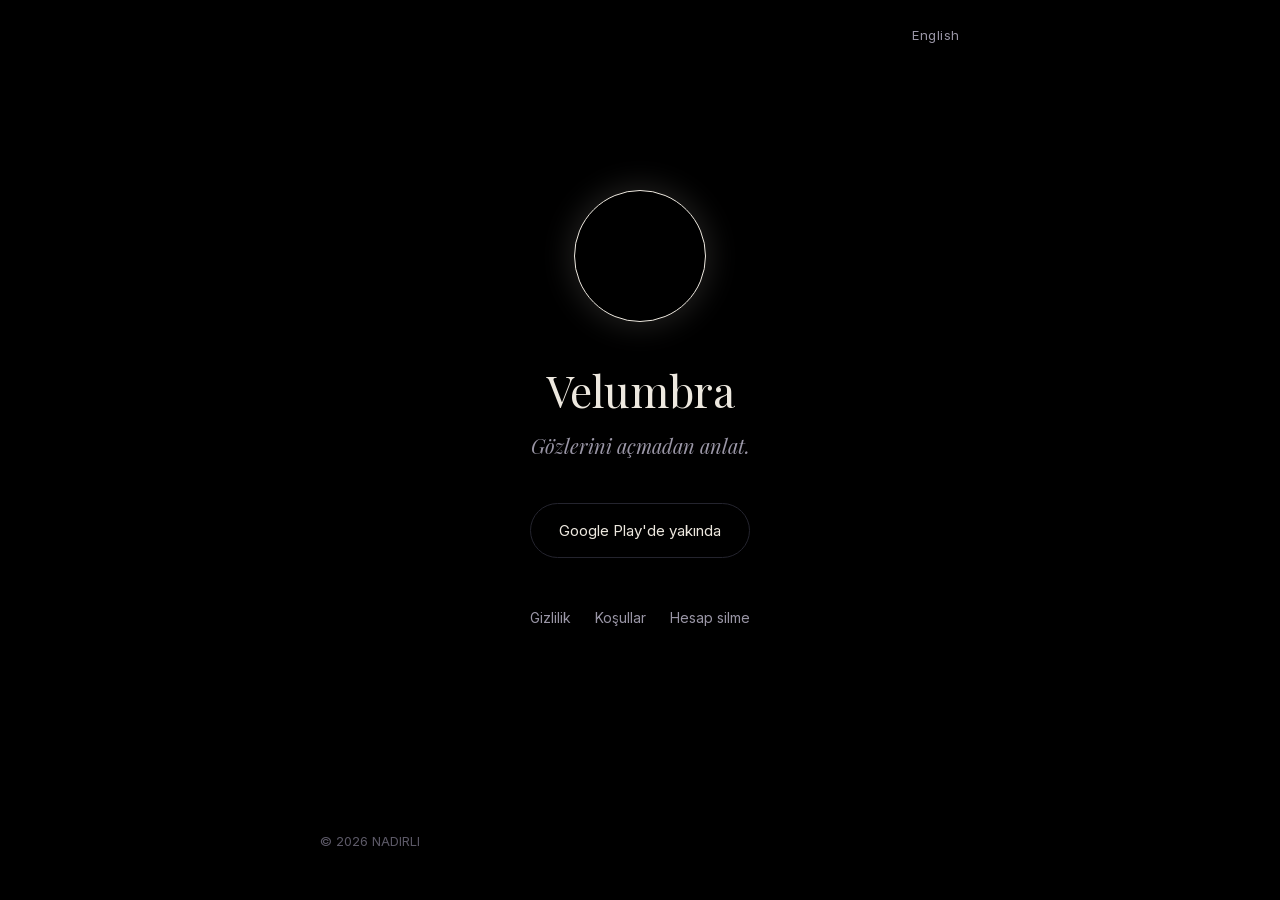
<file: index.html>
<!doctype html>
<html lang="tr">
<head>
<meta charset="utf-8">
<meta name="viewport" content="width=device-width, initial-scale=1">
<title>Velumbra</title>
<meta name="description" content="Velumbra: rüyanı gözlerini açmadan anlat; Jung geleneğinde sakin bir yorum ve rüyandan bir kare.">
<link rel="stylesheet" href="style.css">
<link rel="alternate" hreflang="en" href="en/index.html">
</head>
<body>
<header class="top">
  <span></span>
  <a href="en/index.html" lang="en">English</a>
</header>
<main>
  <section class="hero">
    <div class="eclipse" aria-hidden="true"></div>
    <h1>Velumbra</h1>
    <p class="tagline">Gözlerini açmadan anlat.</p>
    <!-- Mağaza bağlantısı: uygulama yayınlanınca href'e Google Play adresi yazılır. -->
    <a class="store" href="#" aria-disabled="true">Google Play'de yakında</a>
    <nav class="links">
      <a href="privacy.html">Gizlilik</a>
      <a href="terms.html">Koşullar</a>
      <a href="delete-account.html">Hesap silme</a>
    </nav>
  </section>
</main>
<footer>© 2026 NADIRLI</footer>
</body>
</html>
</file>
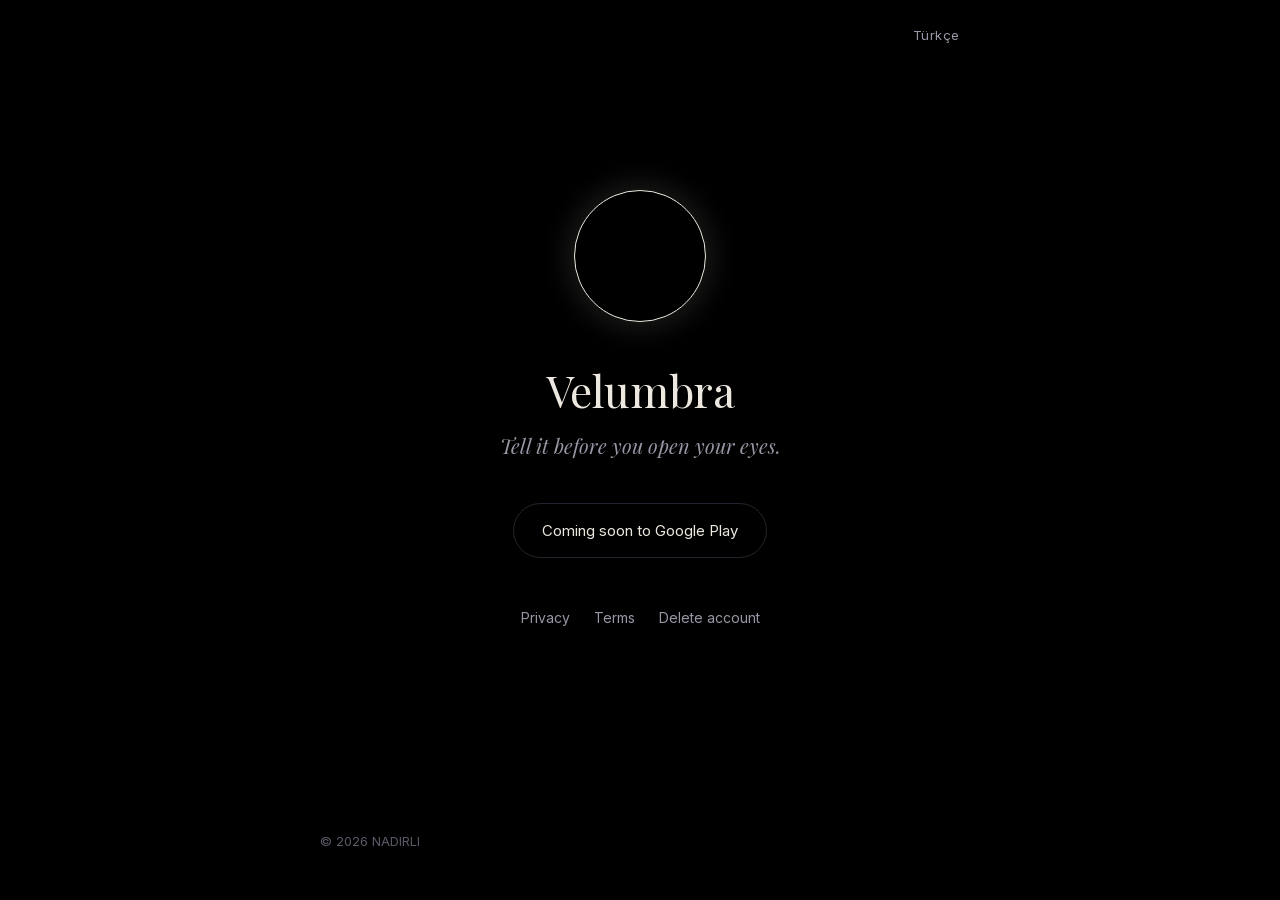
<file: en/index.html>
<!doctype html>
<html lang="en">
<head>
<meta charset="utf-8">
<meta name="viewport" content="width=device-width, initial-scale=1">
<title>Velumbra</title>
<meta name="description" content="Velumbra: tell your dream before you open your eyes; a calm Jungian reading and a single frame from your dream.">
<link rel="stylesheet" href="../style.css">
<link rel="alternate" hreflang="tr" href="../index.html">
</head>
<body>
<header class="top">
  <span></span>
  <a href="../index.html" lang="tr">Türkçe</a>
</header>
<main>
  <section class="hero">
    <div class="eclipse" aria-hidden="true"></div>
    <h1>Velumbra</h1>
    <p class="tagline">Tell it before you open your eyes.</p>
    <!-- Store link: replace href with the Google Play address once published. -->
    <a class="store" href="#" aria-disabled="true">Coming soon to Google Play</a>
    <nav class="links">
      <a href="privacy.html">Privacy</a>
      <a href="terms.html">Terms</a>
      <a href="delete-account.html">Delete account</a>
    </nav>
  </section>
</main>
<footer>© 2026 NADIRLI</footer>
</body>
</html>
</file>
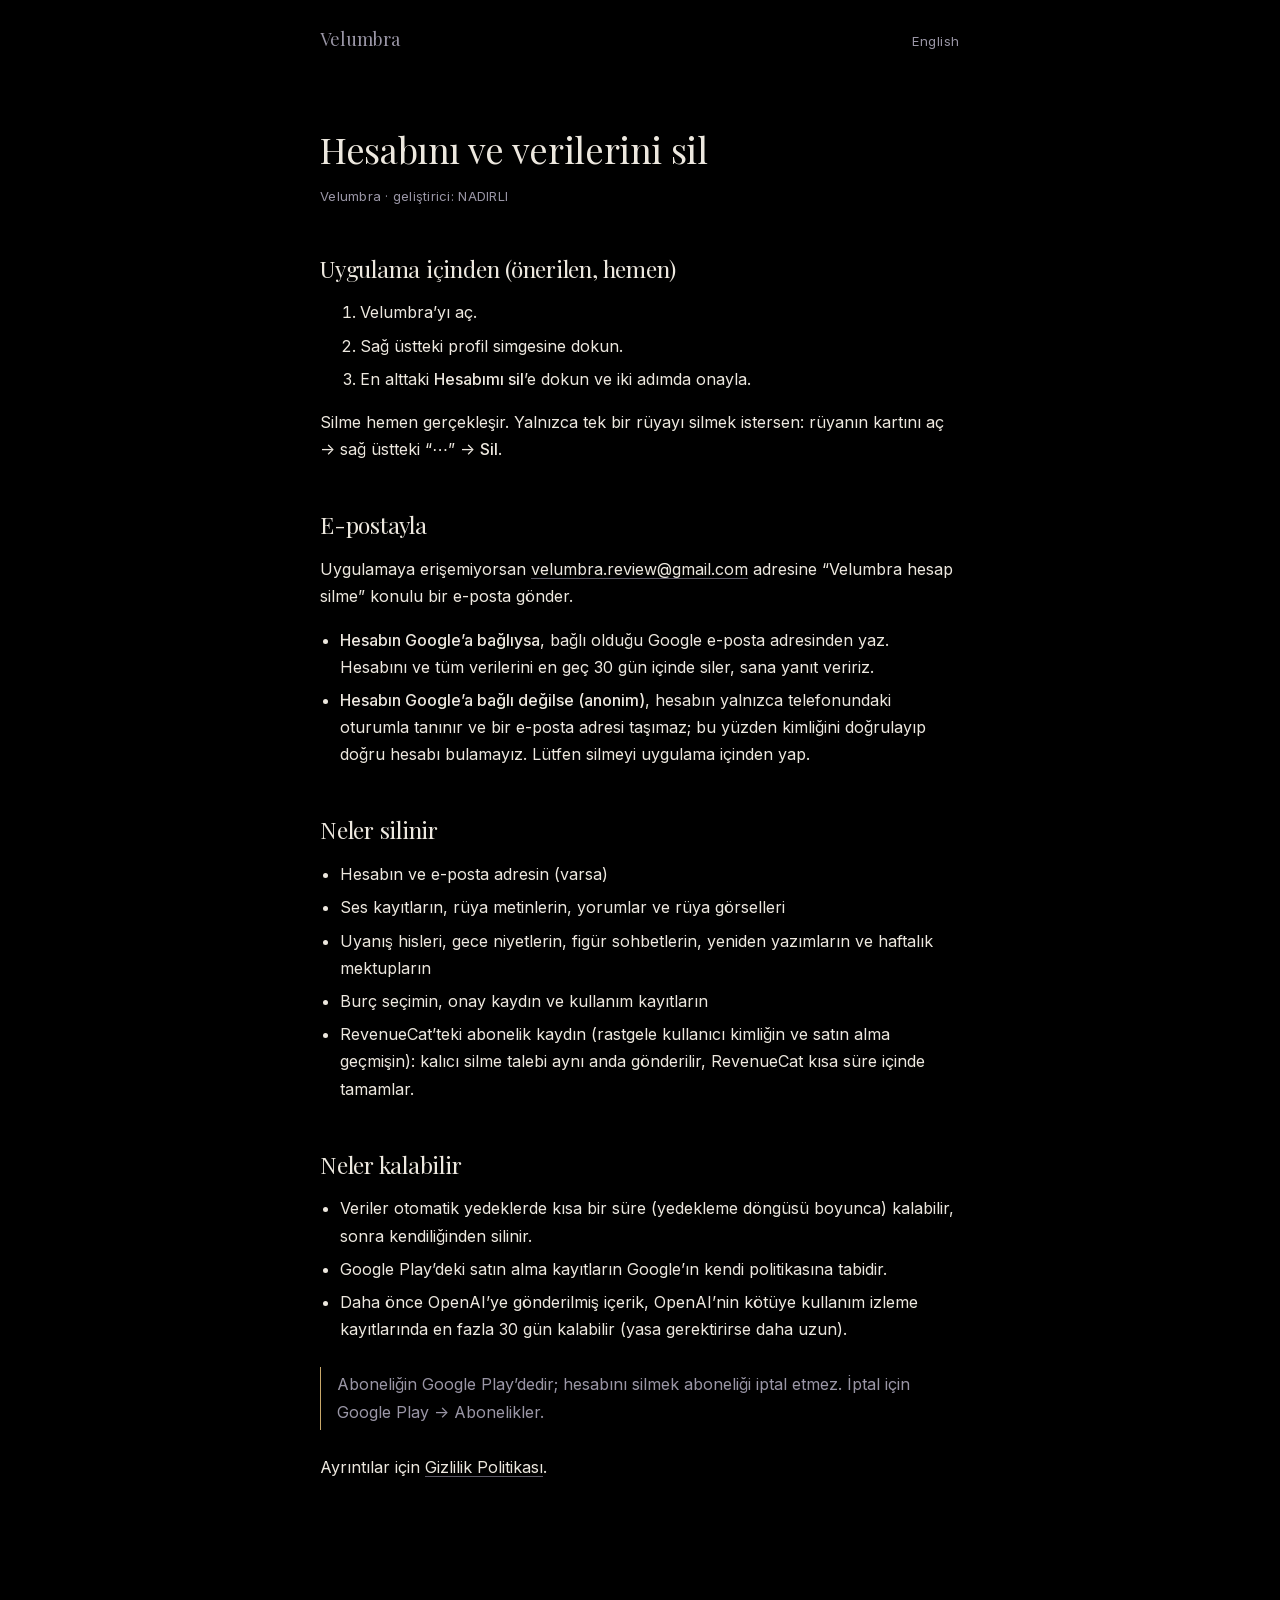
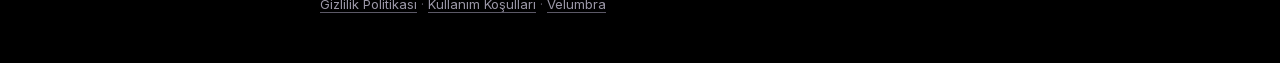
<file: delete-account.html>
<!doctype html>
<html lang="tr">
<head>
<meta charset="utf-8">
<meta name="viewport" content="width=device-width, initial-scale=1">
<title>Hesap silme · Velumbra</title>
<link rel="stylesheet" href="style.css">
<link rel="alternate" hreflang="en" href="en/delete-account.html">
</head>
<body>
<header class="top">
  <a class="brand" href="index.html">Velumbra</a>
  <a href="en/delete-account.html" lang="en">English</a>
</header>
<main>
<h1>Hesabını ve verilerini sil</h1>
<p class="meta">Velumbra · geliştirici: NADIRLI</p>

<h2>Uygulama içinden (önerilen, hemen)</h2>
<ol>
  <li>Velumbra’yı aç.</li>
  <li>Sağ üstteki profil simgesine dokun.</li>
  <li>En alttaki <strong>Hesabımı sil</strong>’e dokun ve iki adımda onayla.</li>
</ol>
<p>Silme hemen gerçekleşir. Yalnızca tek bir rüyayı silmek istersen: rüyanın kartını aç → sağ üstteki “⋯” → <strong>Sil</strong>.</p>

<h2>E-postayla</h2>
<p>Uygulamaya erişemiyorsan <a href="mailto:velumbra.review@gmail.com?subject=Velumbra%20hesap%20silme">velumbra.review@gmail.com</a> adresine “Velumbra hesap silme” konulu bir e-posta gönder.</p>
<ul>
  <li><strong>Hesabın Google’a bağlıysa</strong>, bağlı olduğu Google e-posta adresinden yaz. Hesabını ve tüm verilerini en geç 30 gün içinde siler, sana yanıt veririz.</li>
  <li><strong>Hesabın Google’a bağlı değilse (anonim)</strong>, hesabın yalnızca telefonundaki oturumla tanınır ve bir e-posta adresi taşımaz; bu yüzden kimliğini doğrulayıp doğru hesabı bulamayız. Lütfen silmeyi uygulama içinden yap.</li>
</ul>

<h2>Neler silinir</h2>
<ul>
  <li>Hesabın ve e-posta adresin (varsa)</li>
  <li>Ses kayıtların, rüya metinlerin, yorumlar ve rüya görselleri</li>
  <li>Uyanış hisleri, gece niyetlerin, figür sohbetlerin, yeniden yazımların ve haftalık mektupların</li>
  <li>Burç seçimin, onay kaydın ve kullanım kayıtların</li>
  <li>RevenueCat’teki abonelik kaydın (rastgele kullanıcı kimliğin ve satın alma geçmişin): kalıcı silme talebi aynı anda gönderilir, RevenueCat kısa süre içinde tamamlar.</li>
</ul>

<h2>Neler kalabilir</h2>
<ul>
  <li>Veriler otomatik yedeklerde kısa bir süre (yedekleme döngüsü boyunca) kalabilir, sonra kendiliğinden silinir.</li>
  <li>Google Play’deki satın alma kayıtların Google’ın kendi politikasına tabidir.</li>
  <li>Daha önce OpenAI’ye gönderilmiş içerik, OpenAI’nin kötüye kullanım izleme kayıtlarında en fazla 30 gün kalabilir (yasa gerektirirse daha uzun).</li>
</ul>

<p class="note">Aboneliğin Google Play’dedir; hesabını silmek aboneliği iptal etmez. İptal için Google Play → Abonelikler.</p>

<p>Ayrıntılar için <a href="privacy.html">Gizlilik Politikası</a>.</p>
</main>
<footer><a href="privacy.html">Gizlilik Politikası</a> · <a href="terms.html">Kullanım Koşulları</a> · <a href="index.html">Velumbra</a></footer>
</body>
</html>
</file>
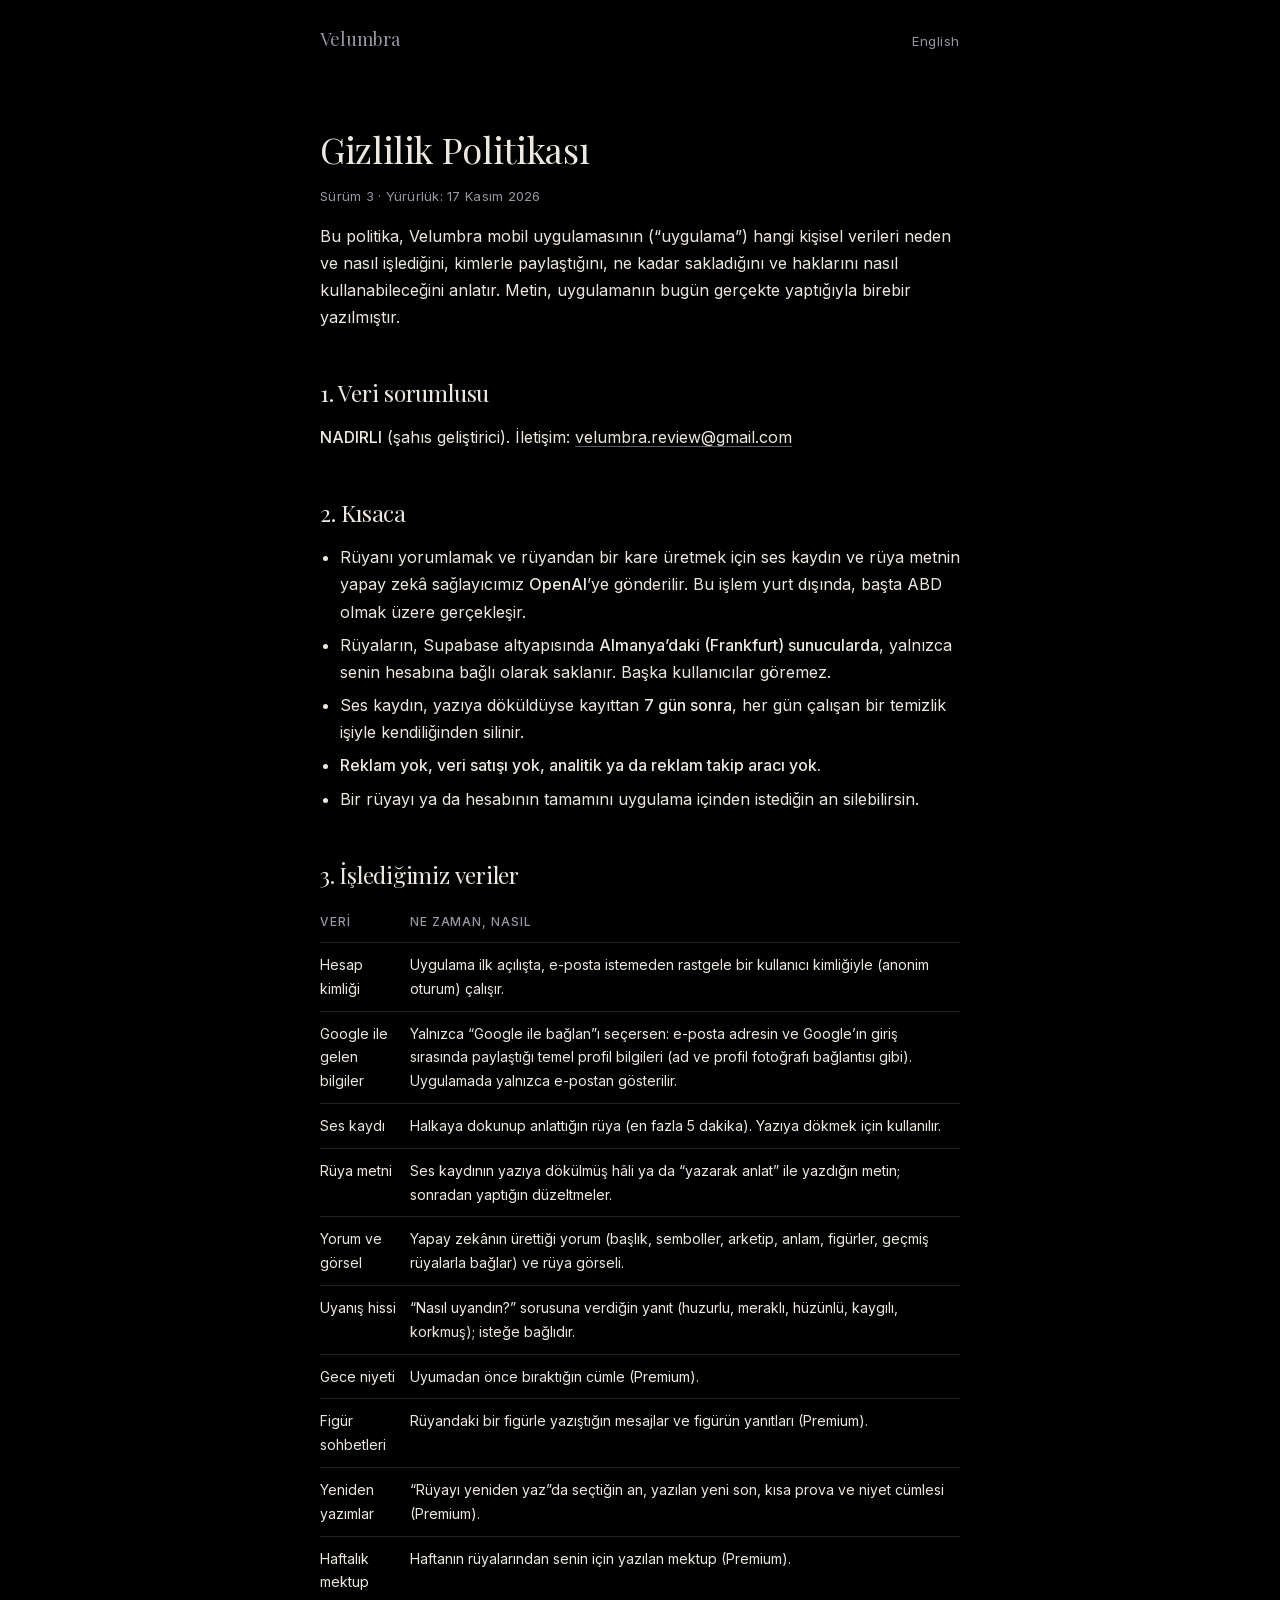
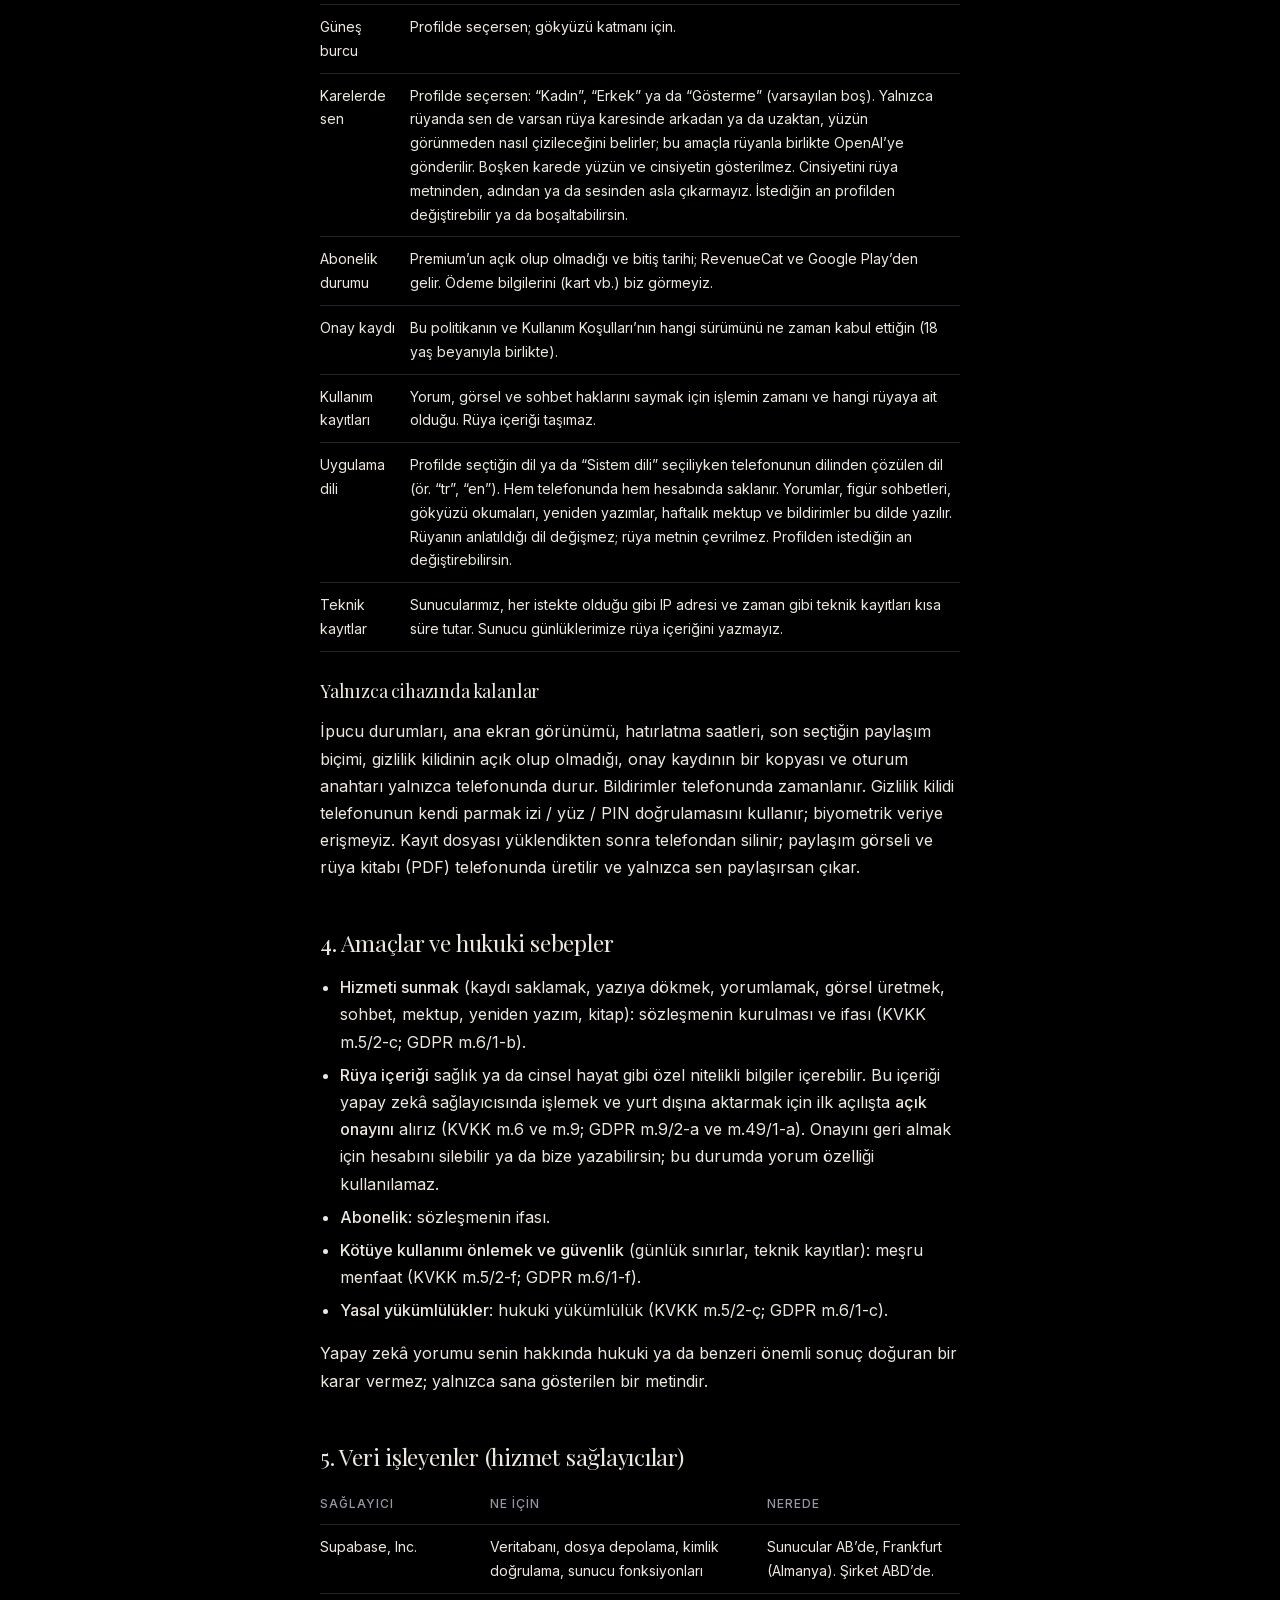
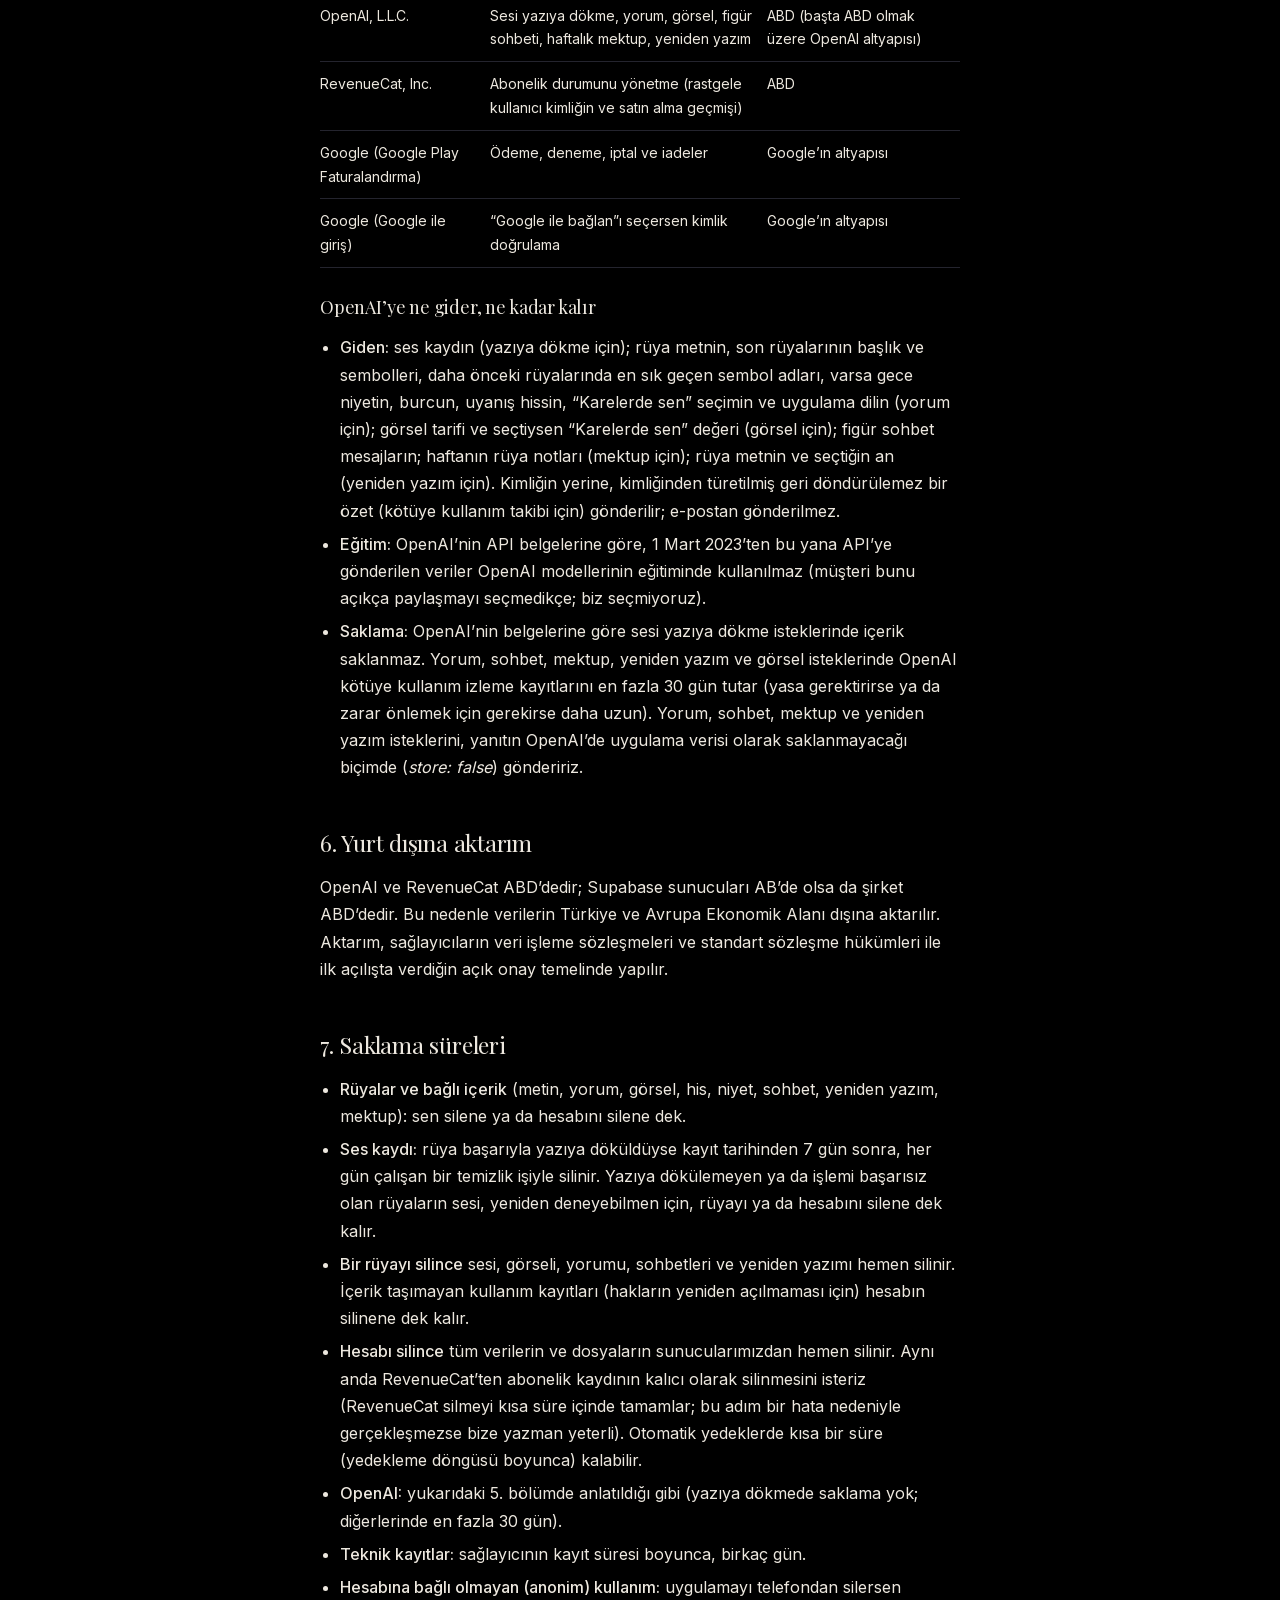
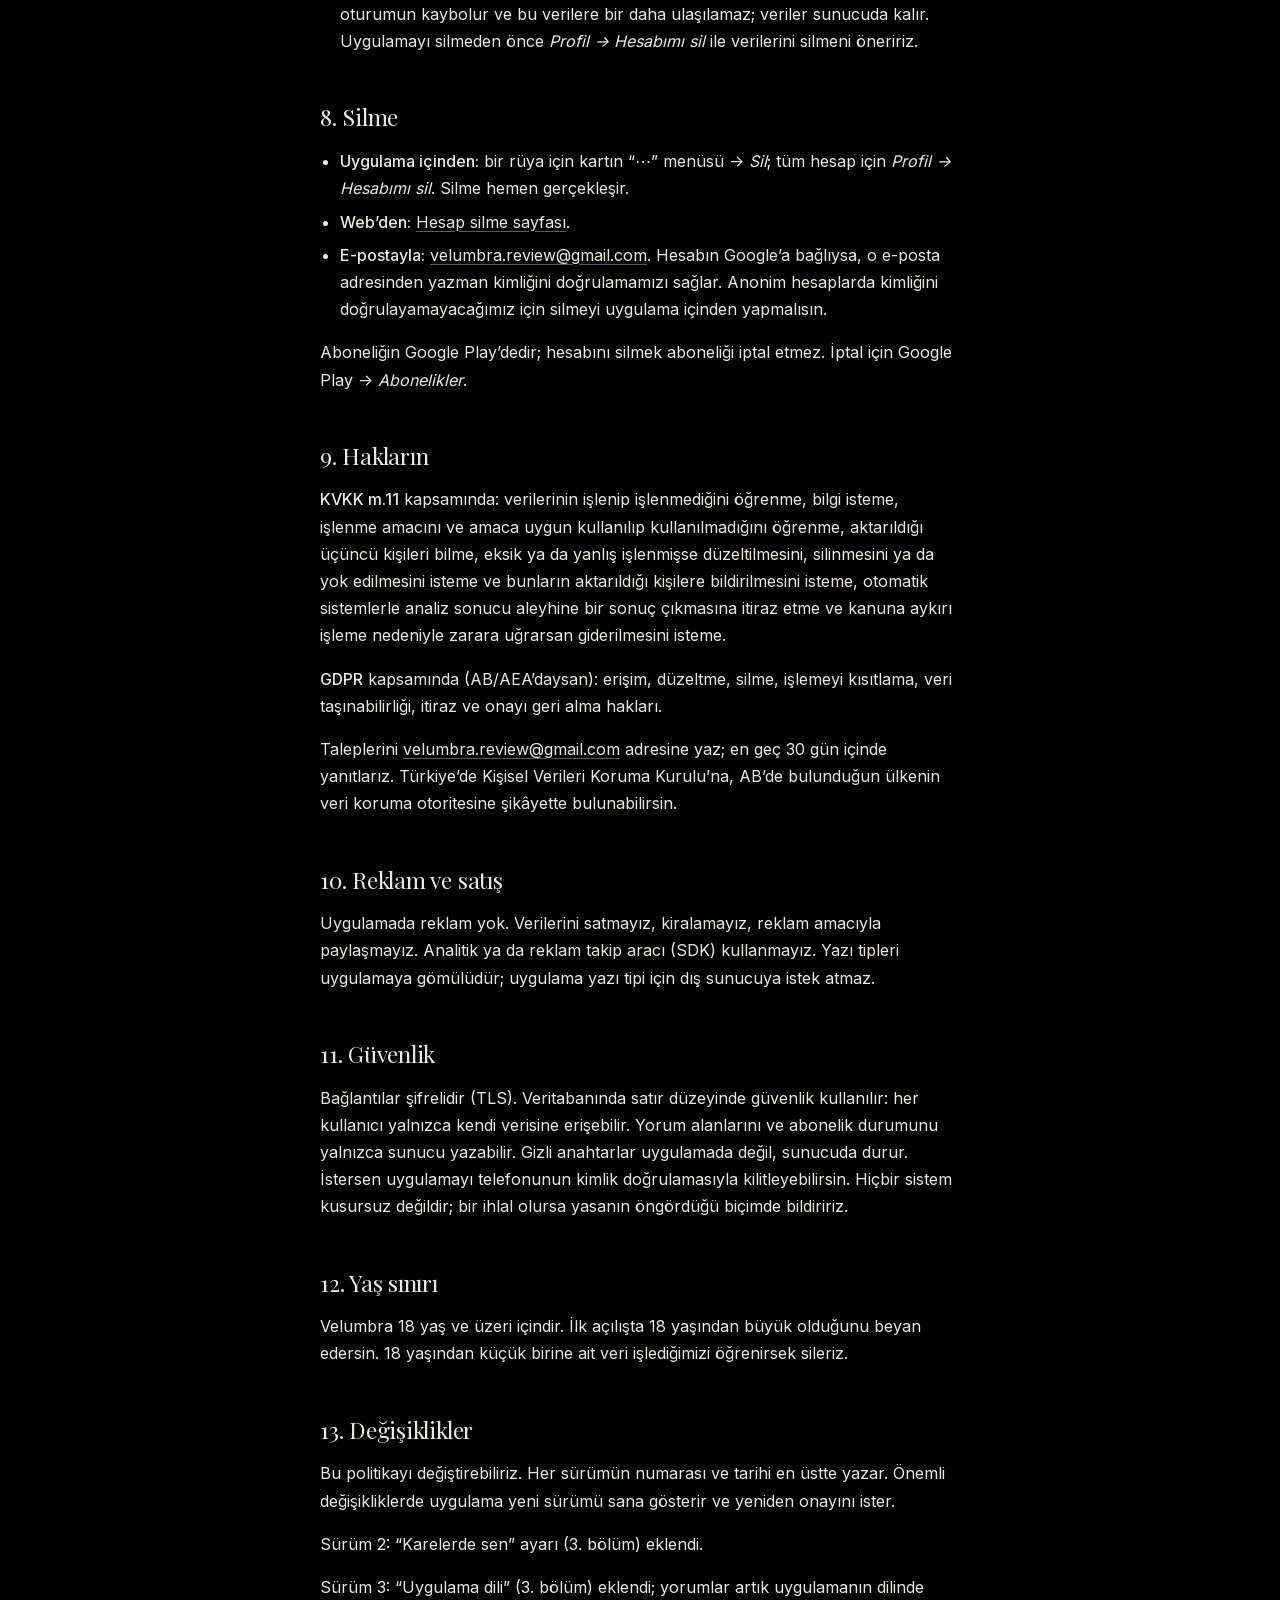
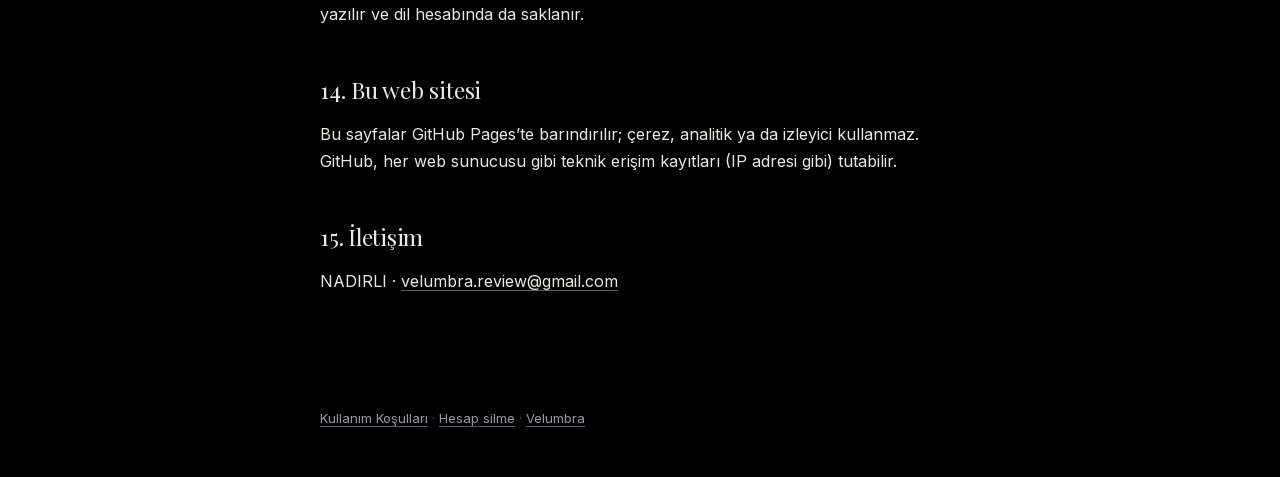
<file: privacy.html>
<!doctype html>
<html lang="tr">
<head>
<meta charset="utf-8">
<meta name="viewport" content="width=device-width, initial-scale=1">
<title>Gizlilik Politikası · Velumbra</title>
<link rel="stylesheet" href="style.css">
<link rel="alternate" hreflang="en" href="en/privacy.html">
</head>
<body>
<header class="top">
  <a class="brand" href="index.html">Velumbra</a>
  <a href="en/privacy.html" lang="en">English</a>
</header>
<main>
<h1>Gizlilik Politikası</h1>
<p class="meta">Sürüm 3 · Yürürlük: 17 Kasım 2026</p>

<p>Bu politika, Velumbra mobil uygulamasının (“uygulama”) hangi kişisel verileri neden ve nasıl işlediğini, kimlerle paylaştığını, ne kadar sakladığını ve haklarını nasıl kullanabileceğini anlatır. Metin, uygulamanın bugün gerçekte yaptığıyla birebir yazılmıştır.</p>

<h2>1. Veri sorumlusu</h2>
<p><strong>NADIRLI</strong> (şahıs geliştirici). İletişim: <a href="mailto:velumbra.review@gmail.com">velumbra.review@gmail.com</a></p>

<h2>2. Kısaca</h2>
<ul>
  <li>Rüyanı yorumlamak ve rüyandan bir kare üretmek için ses kaydın ve rüya metnin yapay zekâ sağlayıcımız <strong>OpenAI</strong>’ye gönderilir. Bu işlem yurt dışında, başta ABD olmak üzere gerçekleşir.</li>
  <li>Rüyaların, Supabase altyapısında <strong>Almanya’daki (Frankfurt) sunucularda</strong>, yalnızca senin hesabına bağlı olarak saklanır. Başka kullanıcılar göremez.</li>
  <li>Ses kaydın, yazıya döküldüyse kayıttan <strong>7 gün sonra</strong>, her gün çalışan bir temizlik işiyle kendiliğinden silinir.</li>
  <li><strong>Reklam yok, veri satışı yok, analitik ya da reklam takip aracı yok.</strong></li>
  <li>Bir rüyayı ya da hesabının tamamını uygulama içinden istediğin an silebilirsin.</li>
</ul>

<h2>3. İşlediğimiz veriler</h2>
<table>
  <thead><tr><th>Veri</th><th>Ne zaman, nasıl</th></tr></thead>
  <tbody>
    <tr><td>Hesap kimliği</td><td>Uygulama ilk açılışta, e-posta istemeden rastgele bir kullanıcı kimliğiyle (anonim oturum) çalışır.</td></tr>
    <tr><td>Google ile gelen bilgiler</td><td>Yalnızca “Google ile bağlan”ı seçersen: e-posta adresin ve Google’ın giriş sırasında paylaştığı temel profil bilgileri (ad ve profil fotoğrafı bağlantısı gibi). Uygulamada yalnızca e-postan gösterilir.</td></tr>
    <tr><td>Ses kaydı</td><td>Halkaya dokunup anlattığın rüya (en fazla 5 dakika). Yazıya dökmek için kullanılır.</td></tr>
    <tr><td>Rüya metni</td><td>Ses kaydının yazıya dökülmüş hâli ya da “yazarak anlat” ile yazdığın metin; sonradan yaptığın düzeltmeler.</td></tr>
    <tr><td>Yorum ve görsel</td><td>Yapay zekânın ürettiği yorum (başlık, semboller, arketip, anlam, figürler, geçmiş rüyalarla bağlar) ve rüya görseli.</td></tr>
    <tr><td>Uyanış hissi</td><td>“Nasıl uyandın?” sorusuna verdiğin yanıt (huzurlu, meraklı, hüzünlü, kaygılı, korkmuş); isteğe bağlıdır.</td></tr>
    <tr><td>Gece niyeti</td><td>Uyumadan önce bıraktığın cümle (Premium).</td></tr>
    <tr><td>Figür sohbetleri</td><td>Rüyandaki bir figürle yazıştığın mesajlar ve figürün yanıtları (Premium).</td></tr>
    <tr><td>Yeniden yazımlar</td><td>“Rüyayı yeniden yaz”da seçtiğin an, yazılan yeni son, kısa prova ve niyet cümlesi (Premium).</td></tr>
    <tr><td>Haftalık mektup</td><td>Haftanın rüyalarından senin için yazılan mektup (Premium).</td></tr>
    <tr><td>Güneş burcu</td><td>Profilde seçersen; gökyüzü katmanı için.</td></tr>
    <tr><td>Karelerde sen</td><td>Profilde seçersen: “Kadın”, “Erkek” ya da “Gösterme” (varsayılan boş). Yalnızca rüyanda sen de varsan rüya karesinde arkadan ya da uzaktan, yüzün görünmeden nasıl çizileceğini belirler; bu amaçla rüyanla birlikte OpenAI’ye gönderilir. Boşken karede yüzün ve cinsiyetin gösterilmez. Cinsiyetini rüya metninden, adından ya da sesinden asla çıkarmayız. İstediğin an profilden değiştirebilir ya da boşaltabilirsin.</td></tr>
    <tr><td>Abonelik durumu</td><td>Premium’un açık olup olmadığı ve bitiş tarihi; RevenueCat ve Google Play’den gelir. Ödeme bilgilerini (kart vb.) biz görmeyiz.</td></tr>
    <tr><td>Onay kaydı</td><td>Bu politikanın ve Kullanım Koşulları’nın hangi sürümünü ne zaman kabul ettiğin (18 yaş beyanıyla birlikte).</td></tr>
    <tr><td>Kullanım kayıtları</td><td>Yorum, görsel ve sohbet haklarını saymak için işlemin zamanı ve hangi rüyaya ait olduğu. Rüya içeriği taşımaz.</td></tr>
    <tr><td>Uygulama dili</td><td>Profilde seçtiğin dil ya da “Sistem dili” seçiliyken telefonunun dilinden çözülen dil (ör. “tr”, “en”). Hem telefonunda hem hesabında saklanır. Yorumlar, figür sohbetleri, gökyüzü okumaları, yeniden yazımlar, haftalık mektup ve bildirimler bu dilde yazılır. Rüyanın anlatıldığı dil değişmez; rüya metnin çevrilmez. Profilden istediğin an değiştirebilirsin.</td></tr>
    <tr><td>Teknik kayıtlar</td><td>Sunucularımız, her istekte olduğu gibi IP adresi ve zaman gibi teknik kayıtları kısa süre tutar. Sunucu günlüklerimize rüya içeriğini yazmayız.</td></tr>
  </tbody>
</table>

<h3>Yalnızca cihazında kalanlar</h3>
<p>İpucu durumları, ana ekran görünümü, hatırlatma saatleri, son seçtiğin paylaşım biçimi, gizlilik kilidinin açık olup olmadığı, onay kaydının bir kopyası ve oturum anahtarı yalnızca telefonunda durur. Bildirimler telefonunda zamanlanır. Gizlilik kilidi telefonunun kendi parmak izi / yüz / PIN doğrulamasını kullanır; biyometrik veriye erişmeyiz. Kayıt dosyası yüklendikten sonra telefondan silinir; paylaşım görseli ve rüya kitabı (PDF) telefonunda üretilir ve yalnızca sen paylaşırsan çıkar.</p>

<h2>4. Amaçlar ve hukuki sebepler</h2>
<ul>
  <li><strong>Hizmeti sunmak</strong> (kaydı saklamak, yazıya dökmek, yorumlamak, görsel üretmek, sohbet, mektup, yeniden yazım, kitap): sözleşmenin kurulması ve ifası (KVKK m.5/2-c; GDPR m.6/1-b).</li>
  <li><strong>Rüya içeriği</strong> sağlık ya da cinsel hayat gibi özel nitelikli bilgiler içerebilir. Bu içeriği yapay zekâ sağlayıcısında işlemek ve yurt dışına aktarmak için ilk açılışta <strong>açık onayını</strong> alırız (KVKK m.6 ve m.9; GDPR m.9/2-a ve m.49/1-a). Onayını geri almak için hesabını silebilir ya da bize yazabilirsin; bu durumda yorum özelliği kullanılamaz.</li>
  <li><strong>Abonelik</strong>: sözleşmenin ifası.</li>
  <li><strong>Kötüye kullanımı önlemek ve güvenlik</strong> (günlük sınırlar, teknik kayıtlar): meşru menfaat (KVKK m.5/2-f; GDPR m.6/1-f).</li>
  <li><strong>Yasal yükümlülükler</strong>: hukuki yükümlülük (KVKK m.5/2-ç; GDPR m.6/1-c).</li>
</ul>
<p>Yapay zekâ yorumu senin hakkında hukuki ya da benzeri önemli sonuç doğuran bir karar vermez; yalnızca sana gösterilen bir metindir.</p>

<h2>5. Veri işleyenler (hizmet sağlayıcılar)</h2>
<table>
  <thead><tr><th>Sağlayıcı</th><th>Ne için</th><th>Nerede</th></tr></thead>
  <tbody>
    <tr><td>Supabase, Inc.</td><td>Veritabanı, dosya depolama, kimlik doğrulama, sunucu fonksiyonları</td><td>Sunucular AB’de, Frankfurt (Almanya). Şirket ABD’de.</td></tr>
    <tr><td>OpenAI, L.L.C.</td><td>Sesi yazıya dökme, yorum, görsel, figür sohbeti, haftalık mektup, yeniden yazım</td><td>ABD (başta ABD olmak üzere OpenAI altyapısı)</td></tr>
    <tr><td>RevenueCat, Inc.</td><td>Abonelik durumunu yönetme (rastgele kullanıcı kimliğin ve satın alma geçmişi)</td><td>ABD</td></tr>
    <tr><td>Google (Google Play Faturalandırma)</td><td>Ödeme, deneme, iptal ve iadeler</td><td>Google’ın altyapısı</td></tr>
    <tr><td>Google (Google ile giriş)</td><td>“Google ile bağlan”ı seçersen kimlik doğrulama</td><td>Google’ın altyapısı</td></tr>
  </tbody>
</table>

<h3>OpenAI’ye ne gider, ne kadar kalır</h3>
<ul>
  <li><strong>Giden:</strong> ses kaydın (yazıya dökme için); rüya metnin, son rüyalarının başlık ve sembolleri, daha önceki rüyalarında en sık geçen sembol adları, varsa gece niyetin, burcun, uyanış hissin, “Karelerde sen” seçimin ve uygulama dilin (yorum için); görsel tarifi ve seçtiysen “Karelerde sen” değeri (görsel için); figür sohbet mesajların; haftanın rüya notları (mektup için); rüya metnin ve seçtiğin an (yeniden yazım için). Kimliğin yerine, kimliğinden türetilmiş geri döndürülemez bir özet (kötüye kullanım takibi için) gönderilir; e-postan gönderilmez.</li>
  <li><strong>Eğitim:</strong> OpenAI’nin API belgelerine göre, 1 Mart 2023’ten bu yana API’ye gönderilen veriler OpenAI modellerinin eğitiminde kullanılmaz (müşteri bunu açıkça paylaşmayı seçmedikçe; biz seçmiyoruz).</li>
  <li><strong>Saklama:</strong> OpenAI’nin belgelerine göre sesi yazıya dökme isteklerinde içerik saklanmaz. Yorum, sohbet, mektup, yeniden yazım ve görsel isteklerinde OpenAI kötüye kullanım izleme kayıtlarını en fazla 30 gün tutar (yasa gerektirirse ya da zarar önlemek için gerekirse daha uzun). Yorum, sohbet, mektup ve yeniden yazım isteklerini, yanıtın OpenAI’de uygulama verisi olarak saklanmayacağı biçimde (<em>store: false</em>) göndeririz.</li>
</ul>

<h2>6. Yurt dışına aktarım</h2>
<p>OpenAI ve RevenueCat ABD’dedir; Supabase sunucuları AB’de olsa da şirket ABD’dedir. Bu nedenle verilerin Türkiye ve Avrupa Ekonomik Alanı dışına aktarılır. Aktarım, sağlayıcıların veri işleme sözleşmeleri ve standart sözleşme hükümleri ile ilk açılışta verdiğin açık onay temelinde yapılır.</p>

<h2>7. Saklama süreleri</h2>
<ul>
  <li><strong>Rüyalar ve bağlı içerik</strong> (metin, yorum, görsel, his, niyet, sohbet, yeniden yazım, mektup): sen silene ya da hesabını silene dek.</li>
  <li><strong>Ses kaydı:</strong> rüya başarıyla yazıya döküldüyse kayıt tarihinden 7 gün sonra, her gün çalışan bir temizlik işiyle silinir. Yazıya dökülemeyen ya da işlemi başarısız olan rüyaların sesi, yeniden deneyebilmen için, rüyayı ya da hesabını silene dek kalır.</li>
  <li><strong>Bir rüyayı silince</strong> sesi, görseli, yorumu, sohbetleri ve yeniden yazımı hemen silinir. İçerik taşımayan kullanım kayıtları (hakların yeniden açılmaması için) hesabın silinene dek kalır.</li>
  <li><strong>Hesabı silince</strong> tüm verilerin ve dosyaların sunucularımızdan hemen silinir. Aynı anda RevenueCat’ten abonelik kaydının kalıcı olarak silinmesini isteriz (RevenueCat silmeyi kısa süre içinde tamamlar; bu adım bir hata nedeniyle gerçekleşmezse bize yazman yeterli). Otomatik yedeklerde kısa bir süre (yedekleme döngüsü boyunca) kalabilir.</li>
  <li><strong>OpenAI:</strong> yukarıdaki 5. bölümde anlatıldığı gibi (yazıya dökmede saklama yok; diğerlerinde en fazla 30 gün).</li>
  <li><strong>Teknik kayıtlar:</strong> sağlayıcının kayıt süresi boyunca, birkaç gün.</li>
  <li><strong>Hesabına bağlı olmayan (anonim) kullanım:</strong> uygulamayı telefondan silersen oturumun kaybolur ve bu verilere bir daha ulaşılamaz; veriler sunucuda kalır. Uygulamayı silmeden önce <em>Profil → Hesabımı sil</em> ile verilerini silmeni öneririz.</li>
</ul>

<h2>8. Silme</h2>
<ul>
  <li><strong>Uygulama içinden:</strong> bir rüya için kartın “⋯” menüsü → <em>Sil</em>; tüm hesap için <em>Profil → Hesabımı sil</em>. Silme hemen gerçekleşir.</li>
  <li><strong>Web’den:</strong> <a href="delete-account.html">Hesap silme sayfası</a>.</li>
  <li><strong>E-postayla:</strong> <a href="mailto:velumbra.review@gmail.com">velumbra.review@gmail.com</a>. Hesabın Google’a bağlıysa, o e-posta adresinden yazman kimliğini doğrulamamızı sağlar. Anonim hesaplarda kimliğini doğrulayamayacağımız için silmeyi uygulama içinden yapmalısın.</li>
</ul>
<p>Aboneliğin Google Play’dedir; hesabını silmek aboneliği iptal etmez. İptal için Google Play → <em>Abonelikler</em>.</p>

<h2>9. Hakların</h2>
<p><strong>KVKK m.11</strong> kapsamında: verilerinin işlenip işlenmediğini öğrenme, bilgi isteme, işlenme amacını ve amaca uygun kullanılıp kullanılmadığını öğrenme, aktarıldığı üçüncü kişileri bilme, eksik ya da yanlış işlenmişse düzeltilmesini, silinmesini ya da yok edilmesini isteme ve bunların aktarıldığı kişilere bildirilmesini isteme, otomatik sistemlerle analiz sonucu aleyhine bir sonuç çıkmasına itiraz etme ve kanuna aykırı işleme nedeniyle zarara uğrarsan giderilmesini isteme.</p>
<p><strong>GDPR</strong> kapsamında (AB/AEA’daysan): erişim, düzeltme, silme, işlemeyi kısıtlama, veri taşınabilirliği, itiraz ve onayı geri alma hakları.</p>
<p>Taleplerini <a href="mailto:velumbra.review@gmail.com">velumbra.review@gmail.com</a> adresine yaz; en geç 30 gün içinde yanıtlarız. Türkiye’de Kişisel Verileri Koruma Kurulu’na, AB’de bulunduğun ülkenin veri koruma otoritesine şikâyette bulunabilirsin.</p>

<h2>10. Reklam ve satış</h2>
<p>Uygulamada reklam yok. Verilerini satmayız, kiralamayız, reklam amacıyla paylaşmayız. Analitik ya da reklam takip aracı (SDK) kullanmayız. Yazı tipleri uygulamaya gömülüdür; uygulama yazı tipi için dış sunucuya istek atmaz.</p>

<h2>11. Güvenlik</h2>
<p>Bağlantılar şifrelidir (TLS). Veritabanında satır düzeyinde güvenlik kullanılır: her kullanıcı yalnızca kendi verisine erişebilir. Yorum alanlarını ve abonelik durumunu yalnızca sunucu yazabilir. Gizli anahtarlar uygulamada değil, sunucuda durur. İstersen uygulamayı telefonunun kimlik doğrulamasıyla kilitleyebilirsin. Hiçbir sistem kusursuz değildir; bir ihlal olursa yasanın öngördüğü biçimde bildiririz.</p>

<h2>12. Yaş sınırı</h2>
<p>Velumbra 18 yaş ve üzeri içindir. İlk açılışta 18 yaşından büyük olduğunu beyan edersin. 18 yaşından küçük birine ait veri işlediğimizi öğrenirsek sileriz.</p>

<h2>13. Değişiklikler</h2>
<p>Bu politikayı değiştirebiliriz. Her sürümün numarası ve tarihi en üstte yazar. Önemli değişikliklerde uygulama yeni sürümü sana gösterir ve yeniden onayını ister.</p>
<p>Sürüm 2: “Karelerde sen” ayarı (3. bölüm) eklendi.</p>
<p>Sürüm 3: “Uygulama dili” (3. bölüm) eklendi; yorumlar artık uygulamanın dilinde yazılır ve dil hesabında da saklanır.</p>

<h2>14. Bu web sitesi</h2>
<p>Bu sayfalar GitHub Pages’te barındırılır; çerez, analitik ya da izleyici kullanmaz. GitHub, her web sunucusu gibi teknik erişim kayıtları (IP adresi gibi) tutabilir.</p>

<h2>15. İletişim</h2>
<p>NADIRLI · <a href="mailto:velumbra.review@gmail.com">velumbra.review@gmail.com</a></p>
</main>
<footer><a href="terms.html">Kullanım Koşulları</a> · <a href="delete-account.html">Hesap silme</a> · <a href="index.html">Velumbra</a></footer>
</body>
</html>
</file>
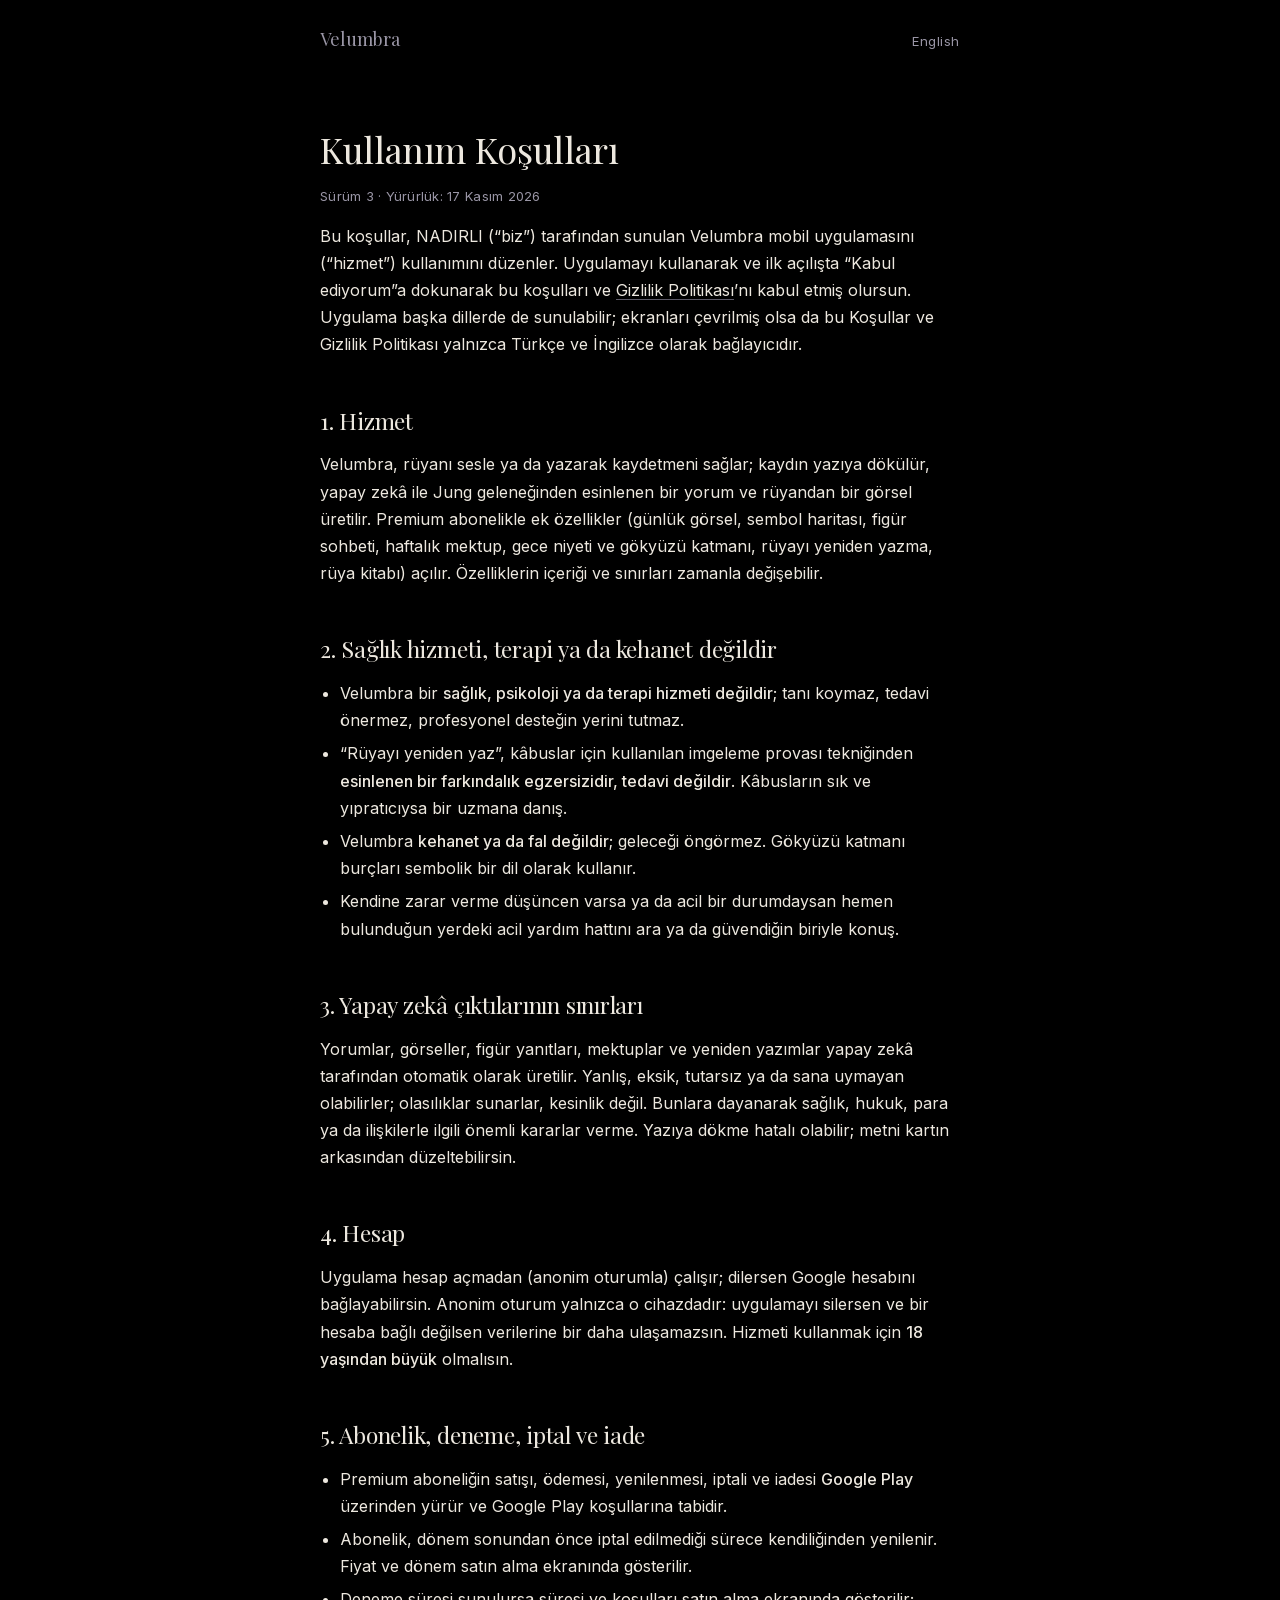
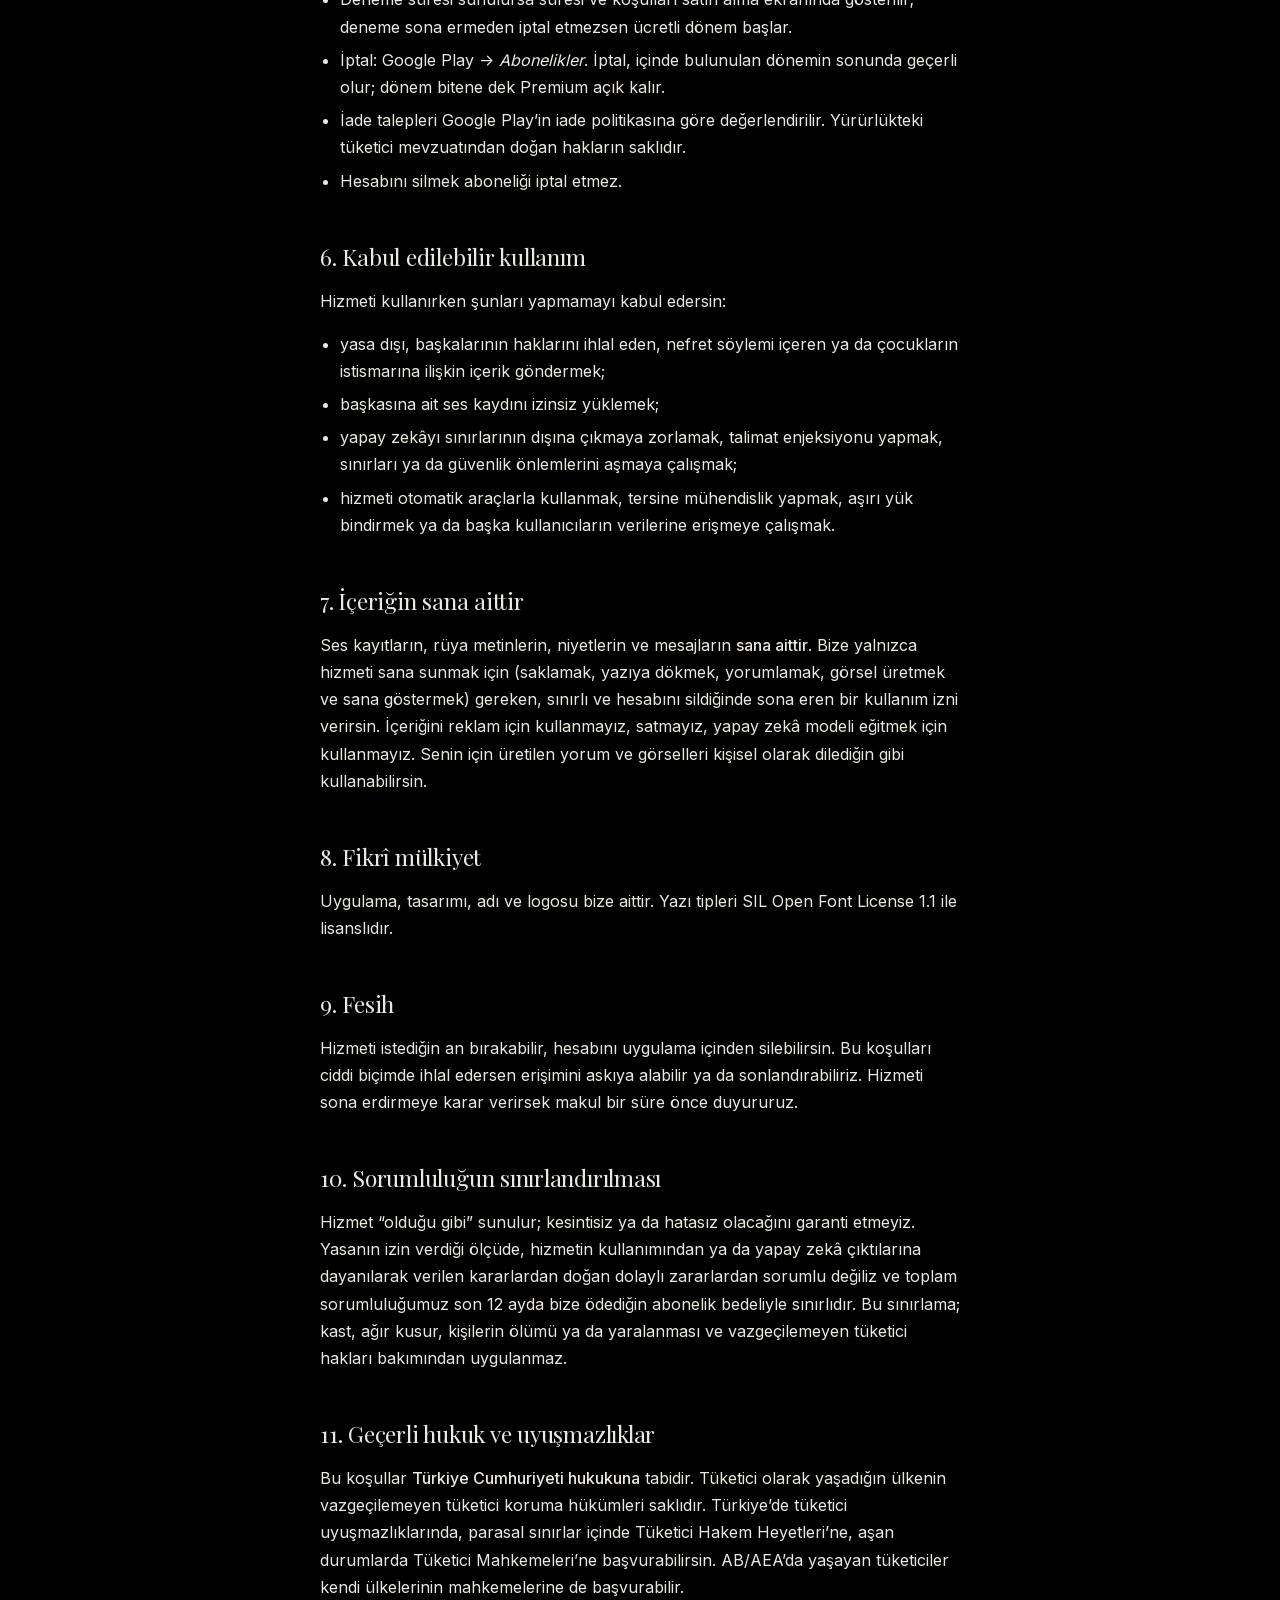
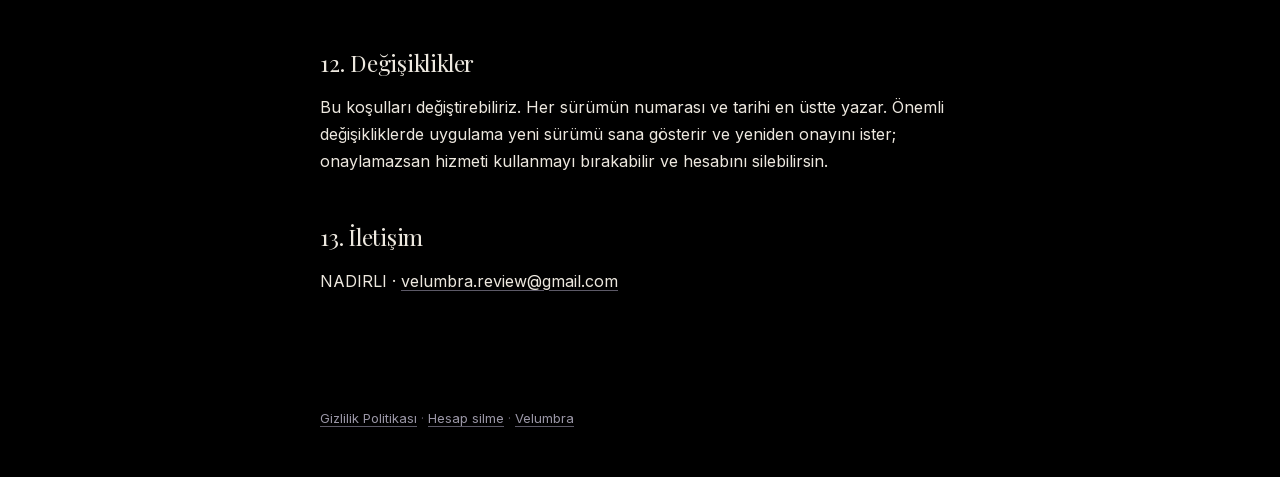
<file: terms.html>
<!doctype html>
<html lang="tr">
<head>
<meta charset="utf-8">
<meta name="viewport" content="width=device-width, initial-scale=1">
<title>Kullanım Koşulları · Velumbra</title>
<link rel="stylesheet" href="style.css">
<link rel="alternate" hreflang="en" href="en/terms.html">
</head>
<body>
<header class="top">
  <a class="brand" href="index.html">Velumbra</a>
  <a href="en/terms.html" lang="en">English</a>
</header>
<main>
<h1>Kullanım Koşulları</h1>
<p class="meta">Sürüm 3 · Yürürlük: 17 Kasım 2026</p>

<p>Bu koşullar, NADIRLI (“biz”) tarafından sunulan Velumbra mobil uygulamasını (“hizmet”) kullanımını düzenler. Uygulamayı kullanarak ve ilk açılışta “Kabul ediyorum”a dokunarak bu koşulları ve <a href="privacy.html">Gizlilik Politikası</a>’nı kabul etmiş olursun. Uygulama başka dillerde de sunulabilir; ekranları çevrilmiş olsa da bu Koşullar ve Gizlilik Politikası yalnızca Türkçe ve İngilizce olarak bağlayıcıdır.</p>

<h2>1. Hizmet</h2>
<p>Velumbra, rüyanı sesle ya da yazarak kaydetmeni sağlar; kaydın yazıya dökülür, yapay zekâ ile Jung geleneğinden esinlenen bir yorum ve rüyandan bir görsel üretilir. Premium abonelikle ek özellikler (günlük görsel, sembol haritası, figür sohbeti, haftalık mektup, gece niyeti ve gökyüzü katmanı, rüyayı yeniden yazma, rüya kitabı) açılır. Özelliklerin içeriği ve sınırları zamanla değişebilir.</p>

<h2>2. Sağlık hizmeti, terapi ya da kehanet değildir</h2>
<ul>
  <li>Velumbra bir <strong>sağlık, psikoloji ya da terapi hizmeti değildir</strong>; tanı koymaz, tedavi önermez, profesyonel desteğin yerini tutmaz.</li>
  <li>“Rüyayı yeniden yaz”, kâbuslar için kullanılan imgeleme provası tekniğinden <strong>esinlenen bir farkındalık egzersizidir, tedavi değildir</strong>. Kâbusların sık ve yıpratıcıysa bir uzmana danış.</li>
  <li>Velumbra <strong>kehanet ya da fal değildir</strong>; geleceği öngörmez. Gökyüzü katmanı burçları sembolik bir dil olarak kullanır.</li>
  <li>Kendine zarar verme düşüncen varsa ya da acil bir durumdaysan hemen bulunduğun yerdeki acil yardım hattını ara ya da güvendiğin biriyle konuş.</li>
</ul>

<h2>3. Yapay zekâ çıktılarının sınırları</h2>
<p>Yorumlar, görseller, figür yanıtları, mektuplar ve yeniden yazımlar yapay zekâ tarafından otomatik olarak üretilir. Yanlış, eksik, tutarsız ya da sana uymayan olabilirler; olasılıklar sunarlar, kesinlik değil. Bunlara dayanarak sağlık, hukuk, para ya da ilişkilerle ilgili önemli kararlar verme. Yazıya dökme hatalı olabilir; metni kartın arkasından düzeltebilirsin.</p>

<h2>4. Hesap</h2>
<p>Uygulama hesap açmadan (anonim oturumla) çalışır; dilersen Google hesabını bağlayabilirsin. Anonim oturum yalnızca o cihazdadır: uygulamayı silersen ve bir hesaba bağlı değilsen verilerine bir daha ulaşamazsın. Hizmeti kullanmak için <strong>18 yaşından büyük</strong> olmalısın.</p>

<h2>5. Abonelik, deneme, iptal ve iade</h2>
<ul>
  <li>Premium aboneliğin satışı, ödemesi, yenilenmesi, iptali ve iadesi <strong>Google Play</strong> üzerinden yürür ve Google Play koşullarına tabidir.</li>
  <li>Abonelik, dönem sonundan önce iptal edilmediği sürece kendiliğinden yenilenir. Fiyat ve dönem satın alma ekranında gösterilir.</li>
  <li>Deneme süresi sunulursa süresi ve koşulları satın alma ekranında gösterilir; deneme sona ermeden iptal etmezsen ücretli dönem başlar.</li>
  <li>İptal: Google Play → <em>Abonelikler</em>. İptal, içinde bulunulan dönemin sonunda geçerli olur; dönem bitene dek Premium açık kalır.</li>
  <li>İade talepleri Google Play’in iade politikasına göre değerlendirilir. Yürürlükteki tüketici mevzuatından doğan hakların saklıdır.</li>
  <li>Hesabını silmek aboneliği iptal etmez.</li>
</ul>

<h2>6. Kabul edilebilir kullanım</h2>
<p>Hizmeti kullanırken şunları yapmamayı kabul edersin:</p>
<ul>
  <li>yasa dışı, başkalarının haklarını ihlal eden, nefret söylemi içeren ya da çocukların istismarına ilişkin içerik göndermek;</li>
  <li>başkasına ait ses kaydını izinsiz yüklemek;</li>
  <li>yapay zekâyı sınırlarının dışına çıkmaya zorlamak, talimat enjeksiyonu yapmak, sınırları ya da güvenlik önlemlerini aşmaya çalışmak;</li>
  <li>hizmeti otomatik araçlarla kullanmak, tersine mühendislik yapmak, aşırı yük bindirmek ya da başka kullanıcıların verilerine erişmeye çalışmak.</li>
</ul>

<h2>7. İçeriğin sana aittir</h2>
<p>Ses kayıtların, rüya metinlerin, niyetlerin ve mesajların <strong>sana aittir</strong>. Bize yalnızca hizmeti sana sunmak için (saklamak, yazıya dökmek, yorumlamak, görsel üretmek ve sana göstermek) gereken, sınırlı ve hesabını sildiğinde sona eren bir kullanım izni verirsin. İçeriğini reklam için kullanmayız, satmayız, yapay zekâ modeli eğitmek için kullanmayız. Senin için üretilen yorum ve görselleri kişisel olarak dilediğin gibi kullanabilirsin.</p>

<h2>8. Fikrî mülkiyet</h2>
<p>Uygulama, tasarımı, adı ve logosu bize aittir. Yazı tipleri SIL Open Font License 1.1 ile lisanslıdır.</p>

<h2>9. Fesih</h2>
<p>Hizmeti istediğin an bırakabilir, hesabını uygulama içinden silebilirsin. Bu koşulları ciddi biçimde ihlal edersen erişimini askıya alabilir ya da sonlandırabiliriz. Hizmeti sona erdirmeye karar verirsek makul bir süre önce duyururuz.</p>

<h2>10. Sorumluluğun sınırlandırılması</h2>
<p>Hizmet “olduğu gibi” sunulur; kesintisiz ya da hatasız olacağını garanti etmeyiz. Yasanın izin verdiği ölçüde, hizmetin kullanımından ya da yapay zekâ çıktılarına dayanılarak verilen kararlardan doğan dolaylı zararlardan sorumlu değiliz ve toplam sorumluluğumuz son 12 ayda bize ödediğin abonelik bedeliyle sınırlıdır. Bu sınırlama; kast, ağır kusur, kişilerin ölümü ya da yaralanması ve vazgeçilemeyen tüketici hakları bakımından uygulanmaz.</p>

<h2>11. Geçerli hukuk ve uyuşmazlıklar</h2>
<p>Bu koşullar <strong>Türkiye Cumhuriyeti hukukuna</strong> tabidir. Tüketici olarak yaşadığın ülkenin vazgeçilemeyen tüketici koruma hükümleri saklıdır. Türkiye’de tüketici uyuşmazlıklarında, parasal sınırlar içinde Tüketici Hakem Heyetleri’ne, aşan durumlarda Tüketici Mahkemeleri’ne başvurabilirsin. AB/AEA’da yaşayan tüketiciler kendi ülkelerinin mahkemelerine de başvurabilir.</p>

<h2>12. Değişiklikler</h2>
<p>Bu koşulları değiştirebiliriz. Her sürümün numarası ve tarihi en üstte yazar. Önemli değişikliklerde uygulama yeni sürümü sana gösterir ve yeniden onayını ister; onaylamazsan hizmeti kullanmayı bırakabilir ve hesabını silebilirsin.</p>

<h2>13. İletişim</h2>
<p>NADIRLI · <a href="mailto:velumbra.review@gmail.com">velumbra.review@gmail.com</a></p>
</main>
<footer><a href="privacy.html">Gizlilik Politikası</a> · <a href="delete-account.html">Hesap silme</a> · <a href="index.html">Velumbra</a></footer>
</body>
</html>
</file>
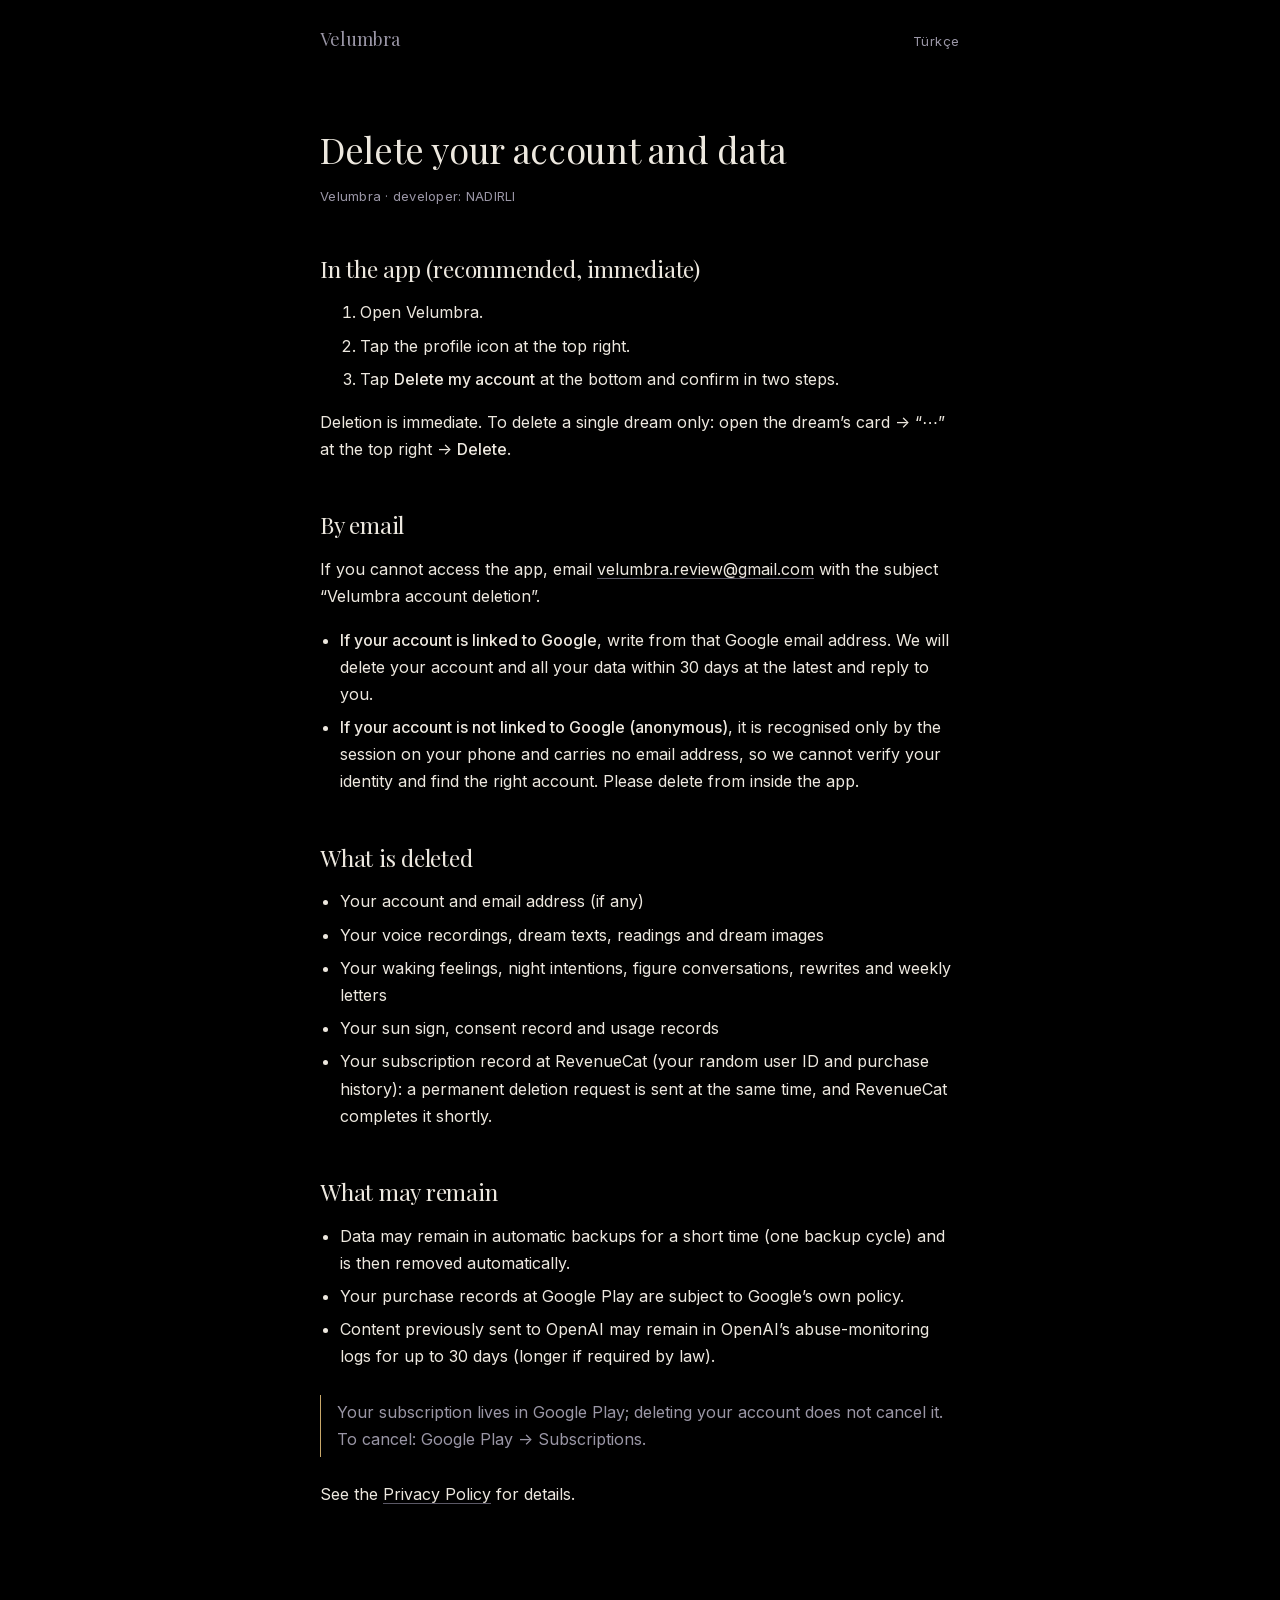
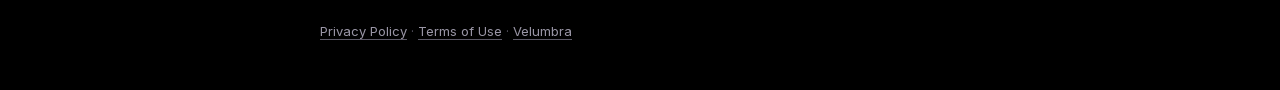
<file: en/delete-account.html>
<!doctype html>
<html lang="en">
<head>
<meta charset="utf-8">
<meta name="viewport" content="width=device-width, initial-scale=1">
<title>Delete account · Velumbra</title>
<link rel="stylesheet" href="../style.css">
<link rel="alternate" hreflang="tr" href="../delete-account.html">
</head>
<body>
<header class="top">
  <a class="brand" href="index.html">Velumbra</a>
  <a href="../delete-account.html" lang="tr">Türkçe</a>
</header>
<main>
<h1>Delete your account and data</h1>
<p class="meta">Velumbra · developer: NADIRLI</p>

<h2>In the app (recommended, immediate)</h2>
<ol>
  <li>Open Velumbra.</li>
  <li>Tap the profile icon at the top right.</li>
  <li>Tap <strong>Delete my account</strong> at the bottom and confirm in two steps.</li>
</ol>
<p>Deletion is immediate. To delete a single dream only: open the dream’s card → “⋯” at the top right → <strong>Delete</strong>.</p>

<h2>By email</h2>
<p>If you cannot access the app, email <a href="mailto:velumbra.review@gmail.com?subject=Velumbra%20account%20deletion">velumbra.review@gmail.com</a> with the subject “Velumbra account deletion”.</p>
<ul>
  <li><strong>If your account is linked to Google</strong>, write from that Google email address. We will delete your account and all your data within 30 days at the latest and reply to you.</li>
  <li><strong>If your account is not linked to Google (anonymous)</strong>, it is recognised only by the session on your phone and carries no email address, so we cannot verify your identity and find the right account. Please delete from inside the app.</li>
</ul>

<h2>What is deleted</h2>
<ul>
  <li>Your account and email address (if any)</li>
  <li>Your voice recordings, dream texts, readings and dream images</li>
  <li>Your waking feelings, night intentions, figure conversations, rewrites and weekly letters</li>
  <li>Your sun sign, consent record and usage records</li>
  <li>Your subscription record at RevenueCat (your random user ID and purchase history): a permanent deletion request is sent at the same time, and RevenueCat completes it shortly.</li>
</ul>

<h2>What may remain</h2>
<ul>
  <li>Data may remain in automatic backups for a short time (one backup cycle) and is then removed automatically.</li>
  <li>Your purchase records at Google Play are subject to Google’s own policy.</li>
  <li>Content previously sent to OpenAI may remain in OpenAI’s abuse-monitoring logs for up to 30 days (longer if required by law).</li>
</ul>

<p class="note">Your subscription lives in Google Play; deleting your account does not cancel it. To cancel: Google Play → Subscriptions.</p>

<p>See the <a href="privacy.html">Privacy Policy</a> for details.</p>
</main>
<footer><a href="privacy.html">Privacy Policy</a> · <a href="terms.html">Terms of Use</a> · <a href="index.html">Velumbra</a></footer>
</body>
</html>
</file>
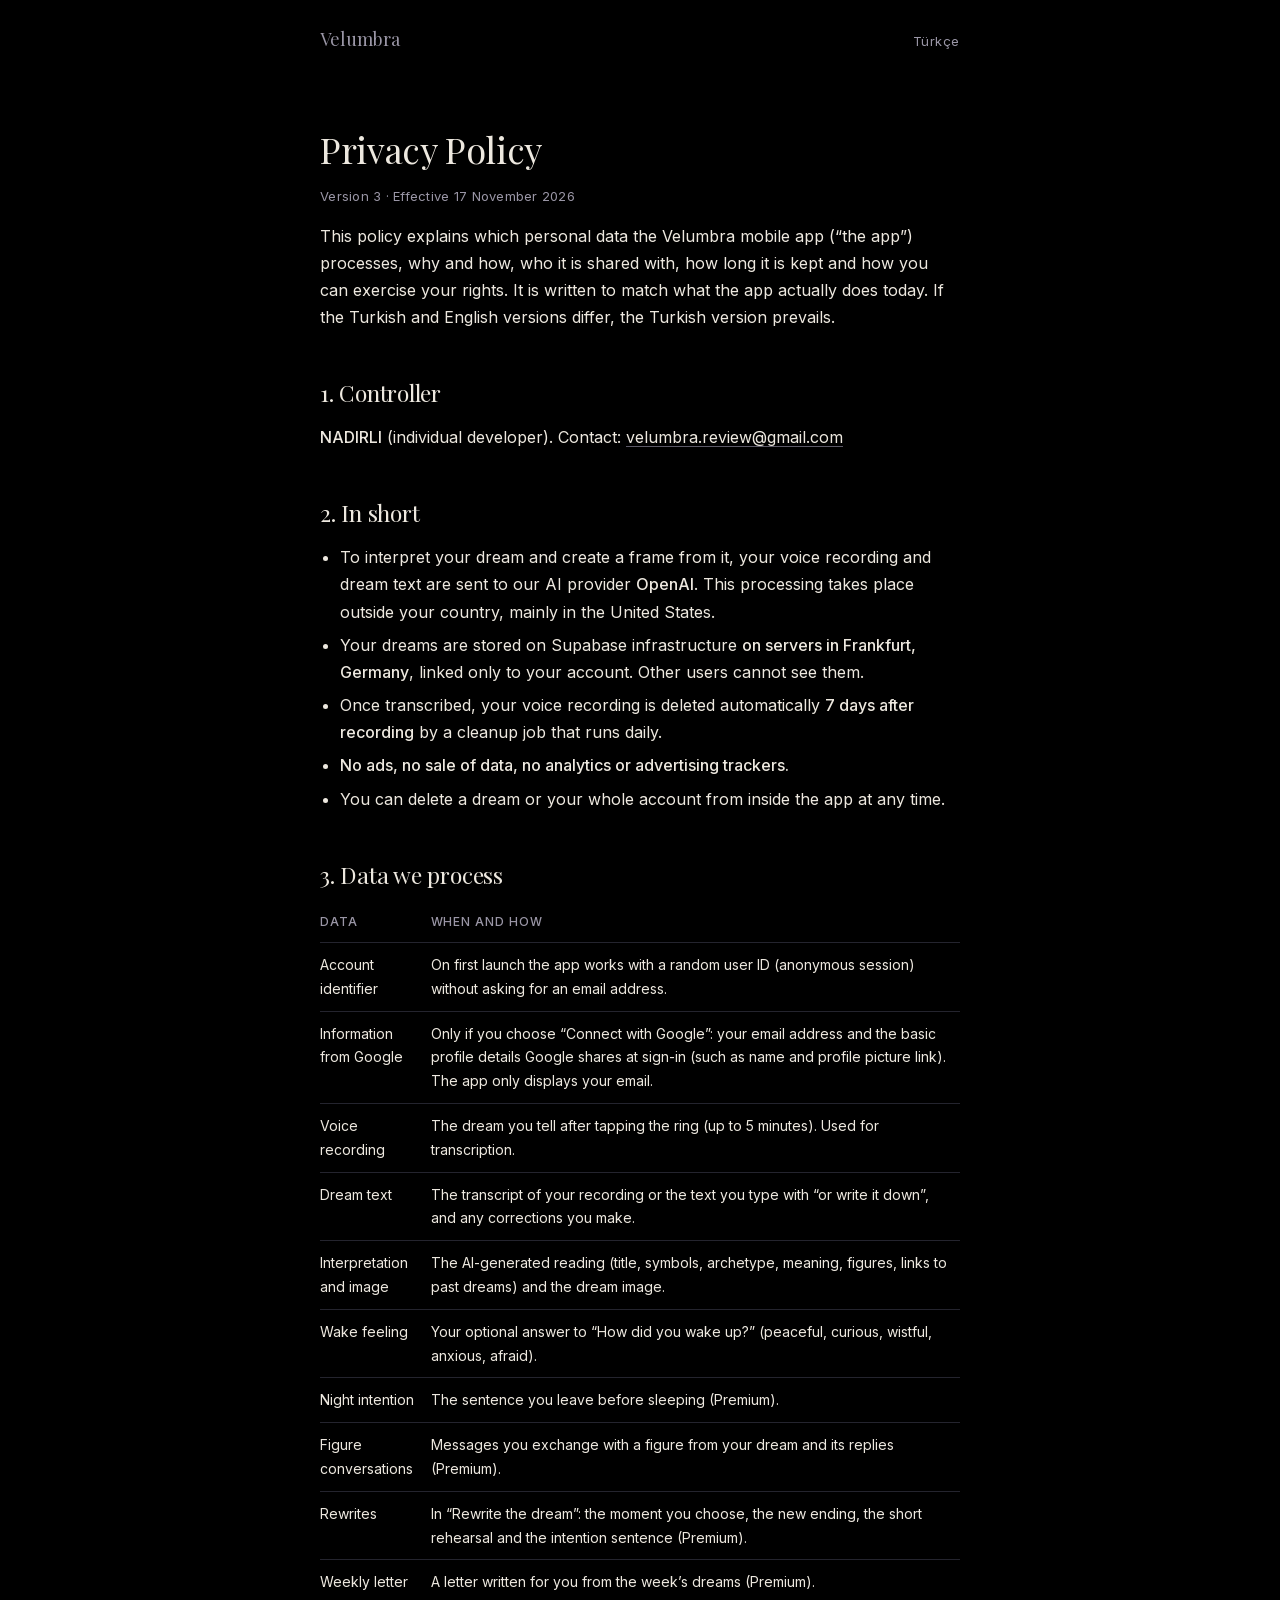
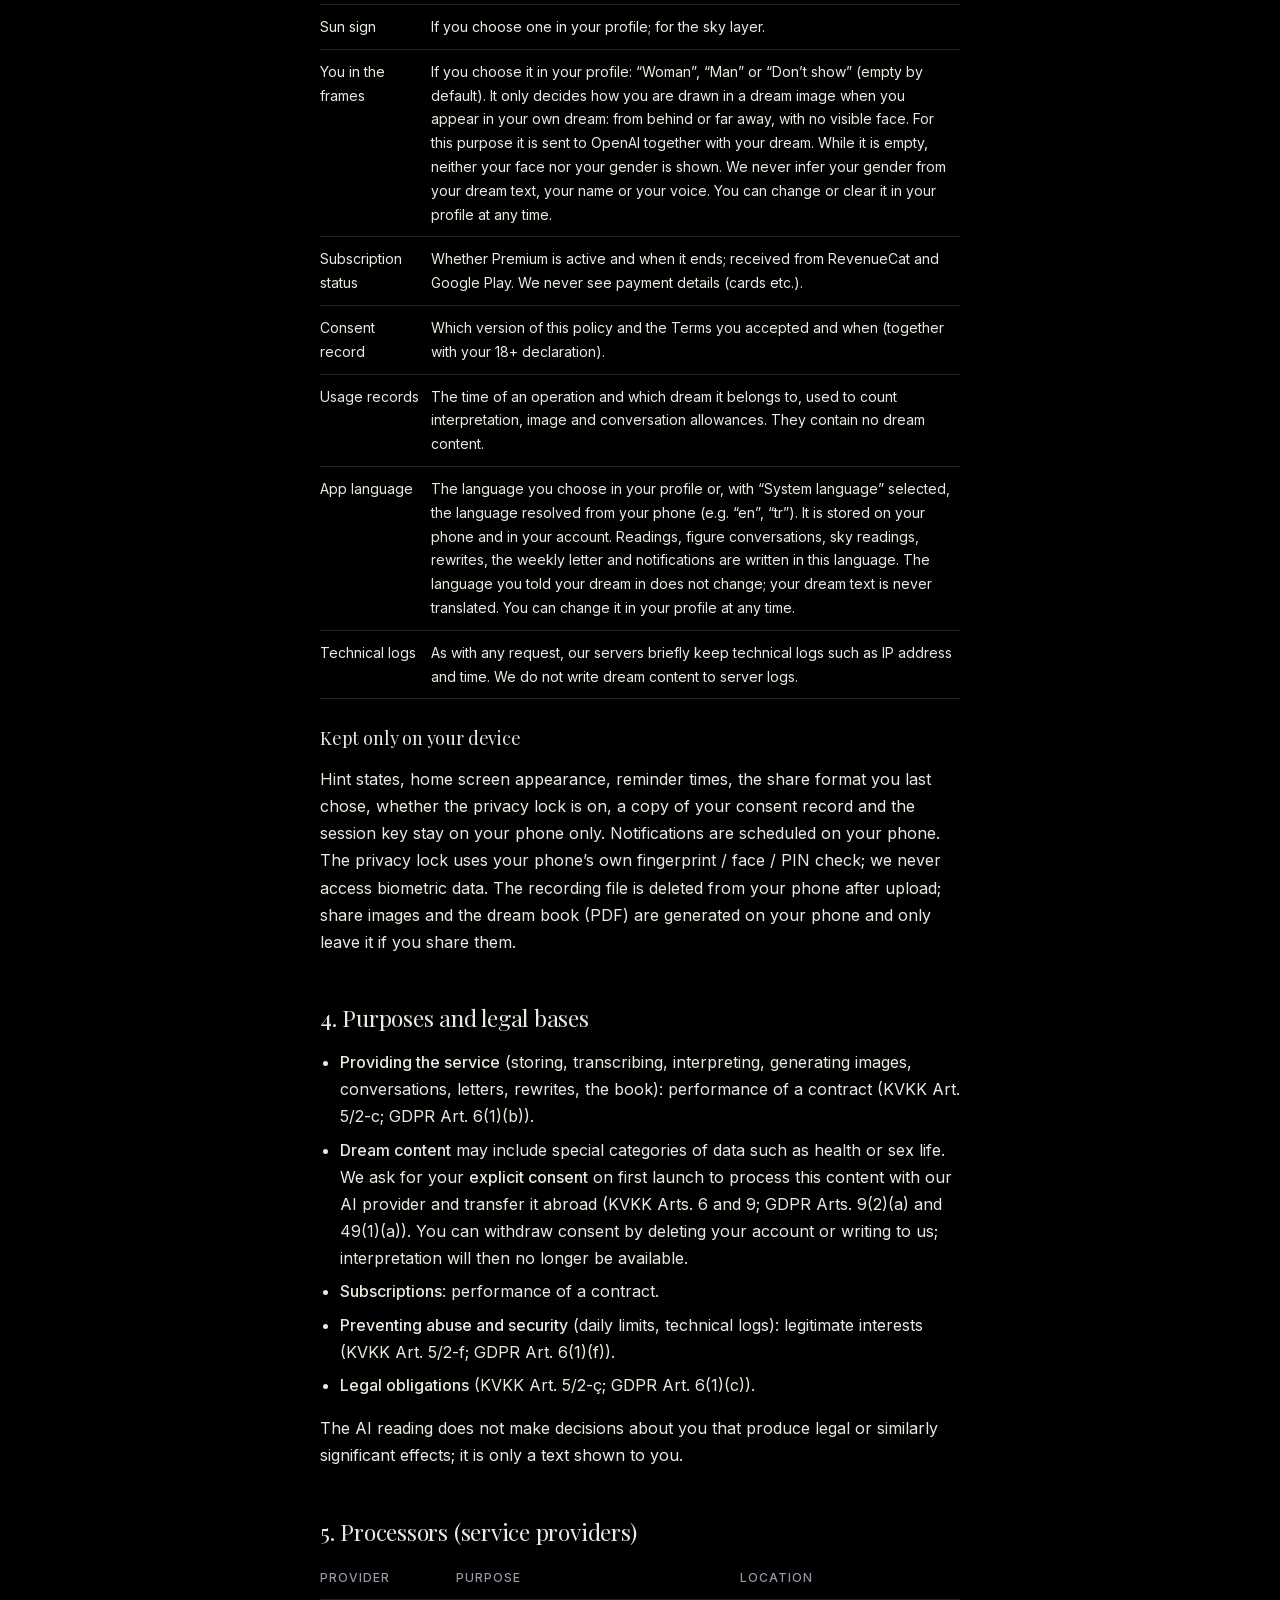
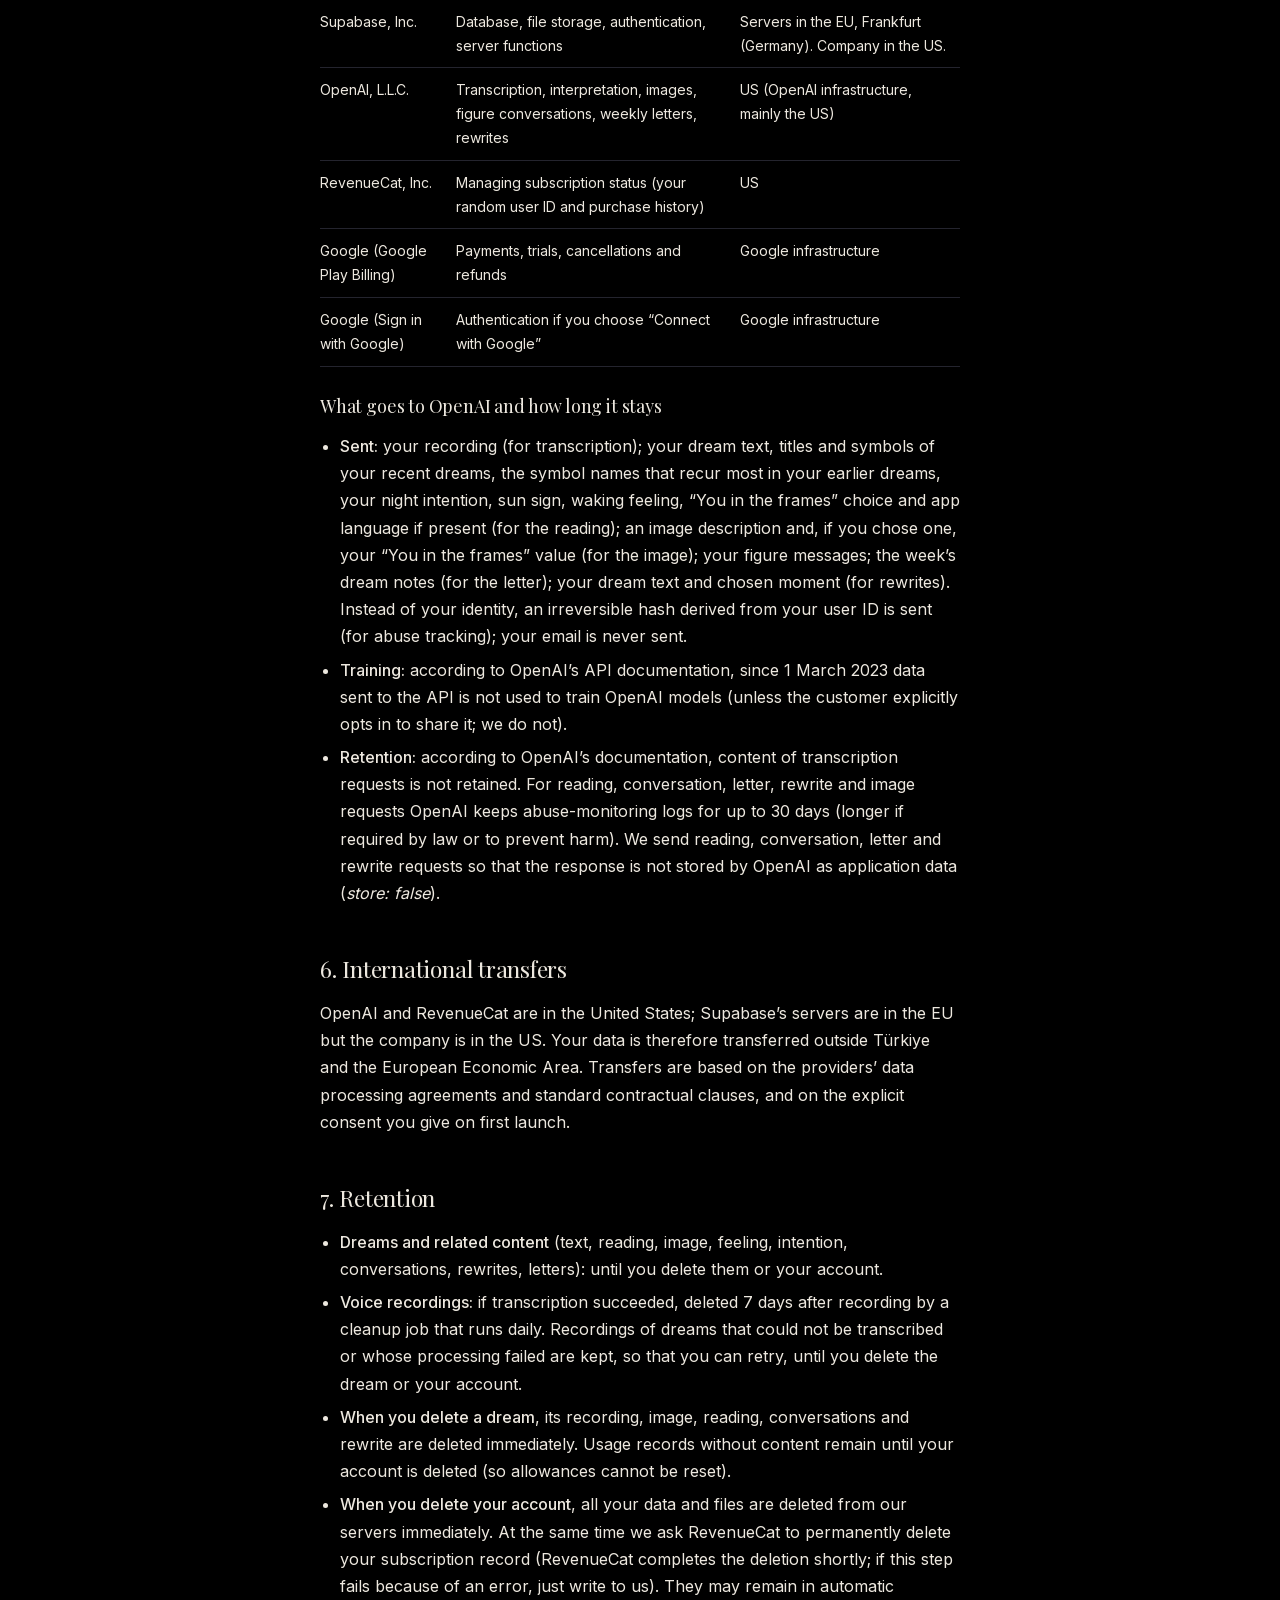
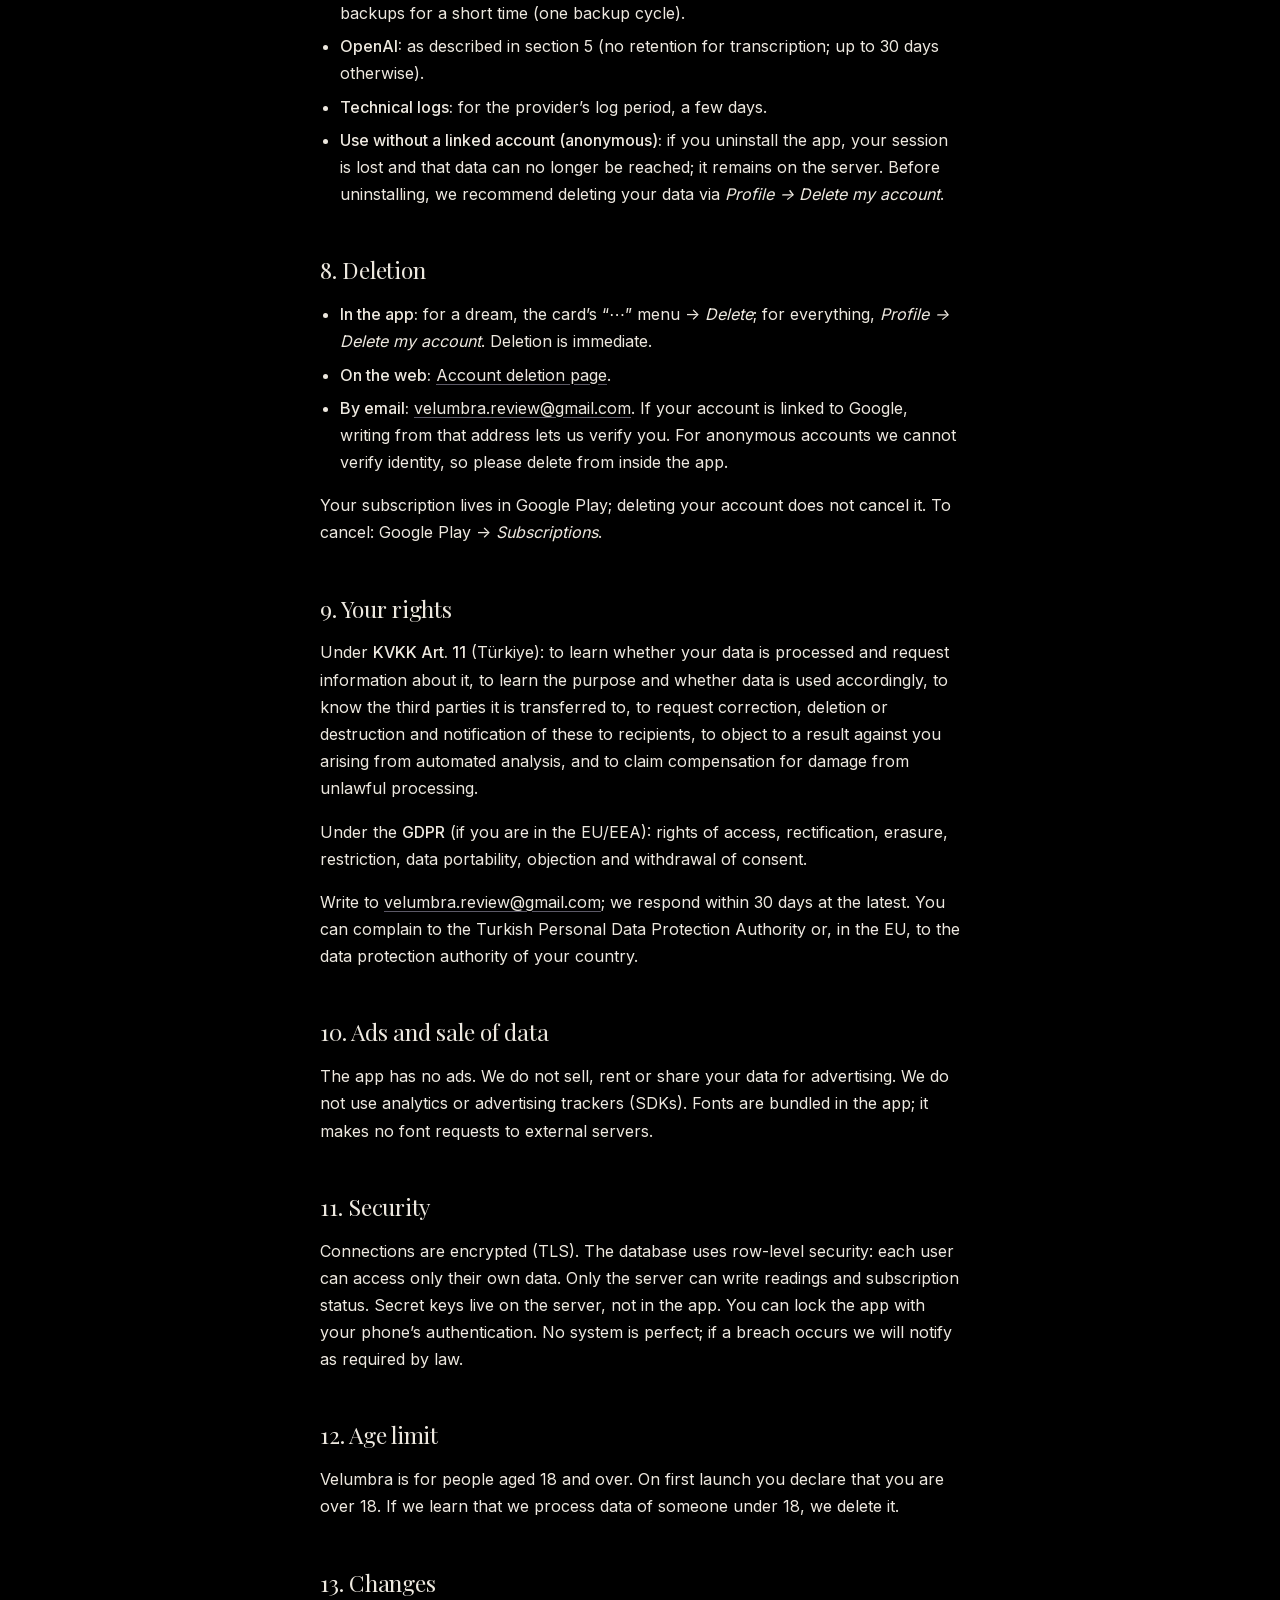
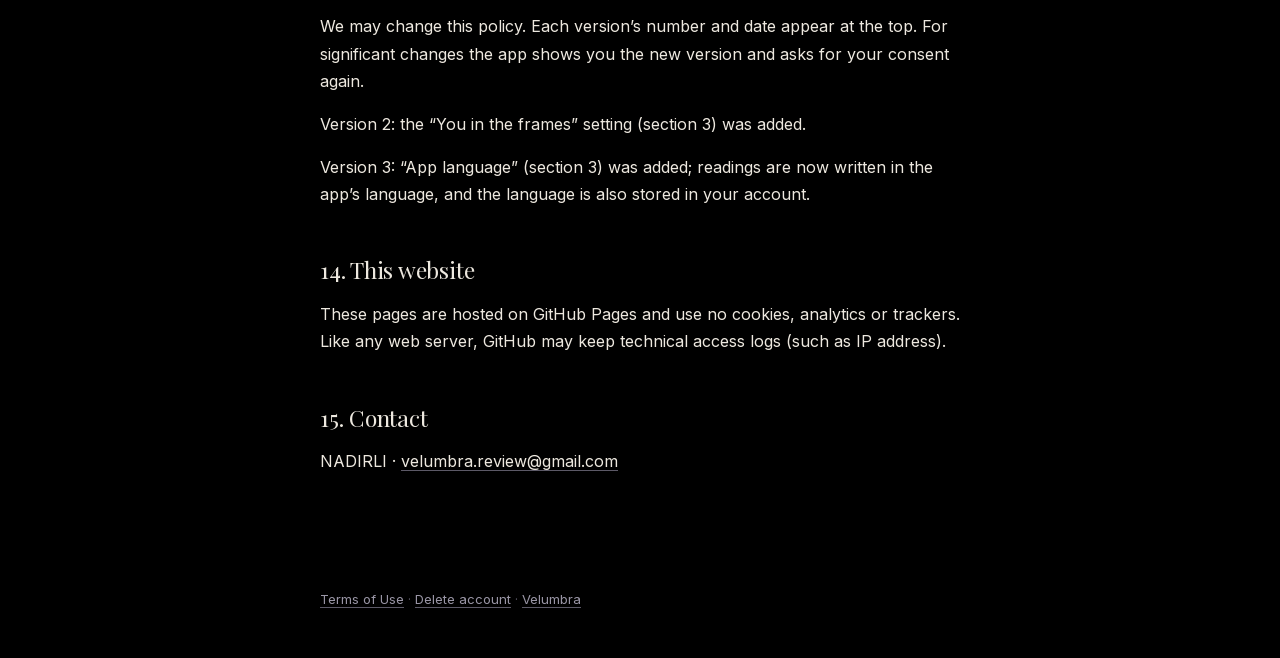
<file: en/privacy.html>
<!doctype html>
<html lang="en">
<head>
<meta charset="utf-8">
<meta name="viewport" content="width=device-width, initial-scale=1">
<title>Privacy Policy · Velumbra</title>
<link rel="stylesheet" href="../style.css">
<link rel="alternate" hreflang="tr" href="../privacy.html">
</head>
<body>
<header class="top">
  <a class="brand" href="index.html">Velumbra</a>
  <a href="../privacy.html" lang="tr">Türkçe</a>
</header>
<main>
<h1>Privacy Policy</h1>
<p class="meta">Version 3 · Effective 17 November 2026</p>

<p>This policy explains which personal data the Velumbra mobile app (“the app”) processes, why and how, who it is shared with, how long it is kept and how you can exercise your rights. It is written to match what the app actually does today. If the Turkish and English versions differ, the Turkish version prevails.</p>

<h2>1. Controller</h2>
<p><strong>NADIRLI</strong> (individual developer). Contact: <a href="mailto:velumbra.review@gmail.com">velumbra.review@gmail.com</a></p>

<h2>2. In short</h2>
<ul>
  <li>To interpret your dream and create a frame from it, your voice recording and dream text are sent to our AI provider <strong>OpenAI</strong>. This processing takes place outside your country, mainly in the United States.</li>
  <li>Your dreams are stored on Supabase infrastructure <strong>on servers in Frankfurt, Germany</strong>, linked only to your account. Other users cannot see them.</li>
  <li>Once transcribed, your voice recording is deleted automatically <strong>7 days after recording</strong> by a cleanup job that runs daily.</li>
  <li><strong>No ads, no sale of data, no analytics or advertising trackers.</strong></li>
  <li>You can delete a dream or your whole account from inside the app at any time.</li>
</ul>

<h2>3. Data we process</h2>
<table>
  <thead><tr><th>Data</th><th>When and how</th></tr></thead>
  <tbody>
    <tr><td>Account identifier</td><td>On first launch the app works with a random user ID (anonymous session) without asking for an email address.</td></tr>
    <tr><td>Information from Google</td><td>Only if you choose “Connect with Google”: your email address and the basic profile details Google shares at sign-in (such as name and profile picture link). The app only displays your email.</td></tr>
    <tr><td>Voice recording</td><td>The dream you tell after tapping the ring (up to 5 minutes). Used for transcription.</td></tr>
    <tr><td>Dream text</td><td>The transcript of your recording or the text you type with “or write it down”, and any corrections you make.</td></tr>
    <tr><td>Interpretation and image</td><td>The AI-generated reading (title, symbols, archetype, meaning, figures, links to past dreams) and the dream image.</td></tr>
    <tr><td>Wake feeling</td><td>Your optional answer to “How did you wake up?” (peaceful, curious, wistful, anxious, afraid).</td></tr>
    <tr><td>Night intention</td><td>The sentence you leave before sleeping (Premium).</td></tr>
    <tr><td>Figure conversations</td><td>Messages you exchange with a figure from your dream and its replies (Premium).</td></tr>
    <tr><td>Rewrites</td><td>In “Rewrite the dream”: the moment you choose, the new ending, the short rehearsal and the intention sentence (Premium).</td></tr>
    <tr><td>Weekly letter</td><td>A letter written for you from the week’s dreams (Premium).</td></tr>
    <tr><td>Sun sign</td><td>If you choose one in your profile; for the sky layer.</td></tr>
    <tr><td>You in the frames</td><td>If you choose it in your profile: “Woman”, “Man” or “Don’t show” (empty by default). It only decides how you are drawn in a dream image when you appear in your own dream: from behind or far away, with no visible face. For this purpose it is sent to OpenAI together with your dream. While it is empty, neither your face nor your gender is shown. We never infer your gender from your dream text, your name or your voice. You can change or clear it in your profile at any time.</td></tr>
    <tr><td>Subscription status</td><td>Whether Premium is active and when it ends; received from RevenueCat and Google Play. We never see payment details (cards etc.).</td></tr>
    <tr><td>Consent record</td><td>Which version of this policy and the Terms you accepted and when (together with your 18+ declaration).</td></tr>
    <tr><td>Usage records</td><td>The time of an operation and which dream it belongs to, used to count interpretation, image and conversation allowances. They contain no dream content.</td></tr>
    <tr><td>App language</td><td>The language you choose in your profile or, with “System language” selected, the language resolved from your phone (e.g. “en”, “tr”). It is stored on your phone and in your account. Readings, figure conversations, sky readings, rewrites, the weekly letter and notifications are written in this language. The language you told your dream in does not change; your dream text is never translated. You can change it in your profile at any time.</td></tr>
    <tr><td>Technical logs</td><td>As with any request, our servers briefly keep technical logs such as IP address and time. We do not write dream content to server logs.</td></tr>
  </tbody>
</table>

<h3>Kept only on your device</h3>
<p>Hint states, home screen appearance, reminder times, the share format you last chose, whether the privacy lock is on, a copy of your consent record and the session key stay on your phone only. Notifications are scheduled on your phone. The privacy lock uses your phone’s own fingerprint / face / PIN check; we never access biometric data. The recording file is deleted from your phone after upload; share images and the dream book (PDF) are generated on your phone and only leave it if you share them.</p>

<h2>4. Purposes and legal bases</h2>
<ul>
  <li><strong>Providing the service</strong> (storing, transcribing, interpreting, generating images, conversations, letters, rewrites, the book): performance of a contract (KVKK Art. 5/2-c; GDPR Art. 6(1)(b)).</li>
  <li><strong>Dream content</strong> may include special categories of data such as health or sex life. We ask for your <strong>explicit consent</strong> on first launch to process this content with our AI provider and transfer it abroad (KVKK Arts. 6 and 9; GDPR Arts. 9(2)(a) and 49(1)(a)). You can withdraw consent by deleting your account or writing to us; interpretation will then no longer be available.</li>
  <li><strong>Subscriptions</strong>: performance of a contract.</li>
  <li><strong>Preventing abuse and security</strong> (daily limits, technical logs): legitimate interests (KVKK Art. 5/2-f; GDPR Art. 6(1)(f)).</li>
  <li><strong>Legal obligations</strong> (KVKK Art. 5/2-ç; GDPR Art. 6(1)(c)).</li>
</ul>
<p>The AI reading does not make decisions about you that produce legal or similarly significant effects; it is only a text shown to you.</p>

<h2>5. Processors (service providers)</h2>
<table>
  <thead><tr><th>Provider</th><th>Purpose</th><th>Location</th></tr></thead>
  <tbody>
    <tr><td>Supabase, Inc.</td><td>Database, file storage, authentication, server functions</td><td>Servers in the EU, Frankfurt (Germany). Company in the US.</td></tr>
    <tr><td>OpenAI, L.L.C.</td><td>Transcription, interpretation, images, figure conversations, weekly letters, rewrites</td><td>US (OpenAI infrastructure, mainly the US)</td></tr>
    <tr><td>RevenueCat, Inc.</td><td>Managing subscription status (your random user ID and purchase history)</td><td>US</td></tr>
    <tr><td>Google (Google Play Billing)</td><td>Payments, trials, cancellations and refunds</td><td>Google infrastructure</td></tr>
    <tr><td>Google (Sign in with Google)</td><td>Authentication if you choose “Connect with Google”</td><td>Google infrastructure</td></tr>
  </tbody>
</table>

<h3>What goes to OpenAI and how long it stays</h3>
<ul>
  <li><strong>Sent:</strong> your recording (for transcription); your dream text, titles and symbols of your recent dreams, the symbol names that recur most in your earlier dreams, your night intention, sun sign, waking feeling, “You in the frames” choice and app language if present (for the reading); an image description and, if you chose one, your “You in the frames” value (for the image); your figure messages; the week’s dream notes (for the letter); your dream text and chosen moment (for rewrites). Instead of your identity, an irreversible hash derived from your user ID is sent (for abuse tracking); your email is never sent.</li>
  <li><strong>Training:</strong> according to OpenAI’s API documentation, since 1 March 2023 data sent to the API is not used to train OpenAI models (unless the customer explicitly opts in to share it; we do not).</li>
  <li><strong>Retention:</strong> according to OpenAI’s documentation, content of transcription requests is not retained. For reading, conversation, letter, rewrite and image requests OpenAI keeps abuse-monitoring logs for up to 30 days (longer if required by law or to prevent harm). We send reading, conversation, letter and rewrite requests so that the response is not stored by OpenAI as application data (<em>store: false</em>).</li>
</ul>

<h2>6. International transfers</h2>
<p>OpenAI and RevenueCat are in the United States; Supabase’s servers are in the EU but the company is in the US. Your data is therefore transferred outside Türkiye and the European Economic Area. Transfers are based on the providers’ data processing agreements and standard contractual clauses, and on the explicit consent you give on first launch.</p>

<h2>7. Retention</h2>
<ul>
  <li><strong>Dreams and related content</strong> (text, reading, image, feeling, intention, conversations, rewrites, letters): until you delete them or your account.</li>
  <li><strong>Voice recordings:</strong> if transcription succeeded, deleted 7 days after recording by a cleanup job that runs daily. Recordings of dreams that could not be transcribed or whose processing failed are kept, so that you can retry, until you delete the dream or your account.</li>
  <li><strong>When you delete a dream</strong>, its recording, image, reading, conversations and rewrite are deleted immediately. Usage records without content remain until your account is deleted (so allowances cannot be reset).</li>
  <li><strong>When you delete your account</strong>, all your data and files are deleted from our servers immediately. At the same time we ask RevenueCat to permanently delete your subscription record (RevenueCat completes the deletion shortly; if this step fails because of an error, just write to us). They may remain in automatic backups for a short time (one backup cycle).</li>
  <li><strong>OpenAI:</strong> as described in section 5 (no retention for transcription; up to 30 days otherwise).</li>
  <li><strong>Technical logs:</strong> for the provider’s log period, a few days.</li>
  <li><strong>Use without a linked account (anonymous):</strong> if you uninstall the app, your session is lost and that data can no longer be reached; it remains on the server. Before uninstalling, we recommend deleting your data via <em>Profile → Delete my account</em>.</li>
</ul>

<h2>8. Deletion</h2>
<ul>
  <li><strong>In the app:</strong> for a dream, the card’s “⋯” menu → <em>Delete</em>; for everything, <em>Profile → Delete my account</em>. Deletion is immediate.</li>
  <li><strong>On the web:</strong> <a href="delete-account.html">Account deletion page</a>.</li>
  <li><strong>By email:</strong> <a href="mailto:velumbra.review@gmail.com">velumbra.review@gmail.com</a>. If your account is linked to Google, writing from that address lets us verify you. For anonymous accounts we cannot verify identity, so please delete from inside the app.</li>
</ul>
<p>Your subscription lives in Google Play; deleting your account does not cancel it. To cancel: Google Play → <em>Subscriptions</em>.</p>

<h2>9. Your rights</h2>
<p>Under <strong>KVKK Art. 11</strong> (Türkiye): to learn whether your data is processed and request information about it, to learn the purpose and whether data is used accordingly, to know the third parties it is transferred to, to request correction, deletion or destruction and notification of these to recipients, to object to a result against you arising from automated analysis, and to claim compensation for damage from unlawful processing.</p>
<p>Under the <strong>GDPR</strong> (if you are in the EU/EEA): rights of access, rectification, erasure, restriction, data portability, objection and withdrawal of consent.</p>
<p>Write to <a href="mailto:velumbra.review@gmail.com">velumbra.review@gmail.com</a>; we respond within 30 days at the latest. You can complain to the Turkish Personal Data Protection Authority or, in the EU, to the data protection authority of your country.</p>

<h2>10. Ads and sale of data</h2>
<p>The app has no ads. We do not sell, rent or share your data for advertising. We do not use analytics or advertising trackers (SDKs). Fonts are bundled in the app; it makes no font requests to external servers.</p>

<h2>11. Security</h2>
<p>Connections are encrypted (TLS). The database uses row-level security: each user can access only their own data. Only the server can write readings and subscription status. Secret keys live on the server, not in the app. You can lock the app with your phone’s authentication. No system is perfect; if a breach occurs we will notify as required by law.</p>

<h2>12. Age limit</h2>
<p>Velumbra is for people aged 18 and over. On first launch you declare that you are over 18. If we learn that we process data of someone under 18, we delete it.</p>

<h2>13. Changes</h2>
<p>We may change this policy. Each version’s number and date appear at the top. For significant changes the app shows you the new version and asks for your consent again.</p>
<p>Version 2: the “You in the frames” setting (section 3) was added.</p>
<p>Version 3: “App language” (section 3) was added; readings are now written in the app’s language, and the language is also stored in your account.</p>

<h2>14. This website</h2>
<p>These pages are hosted on GitHub Pages and use no cookies, analytics or trackers. Like any web server, GitHub may keep technical access logs (such as IP address).</p>

<h2>15. Contact</h2>
<p>NADIRLI · <a href="mailto:velumbra.review@gmail.com">velumbra.review@gmail.com</a></p>
</main>
<footer><a href="terms.html">Terms of Use</a> · <a href="delete-account.html">Delete account</a> · <a href="index.html">Velumbra</a></footer>
</body>
</html>
</file>
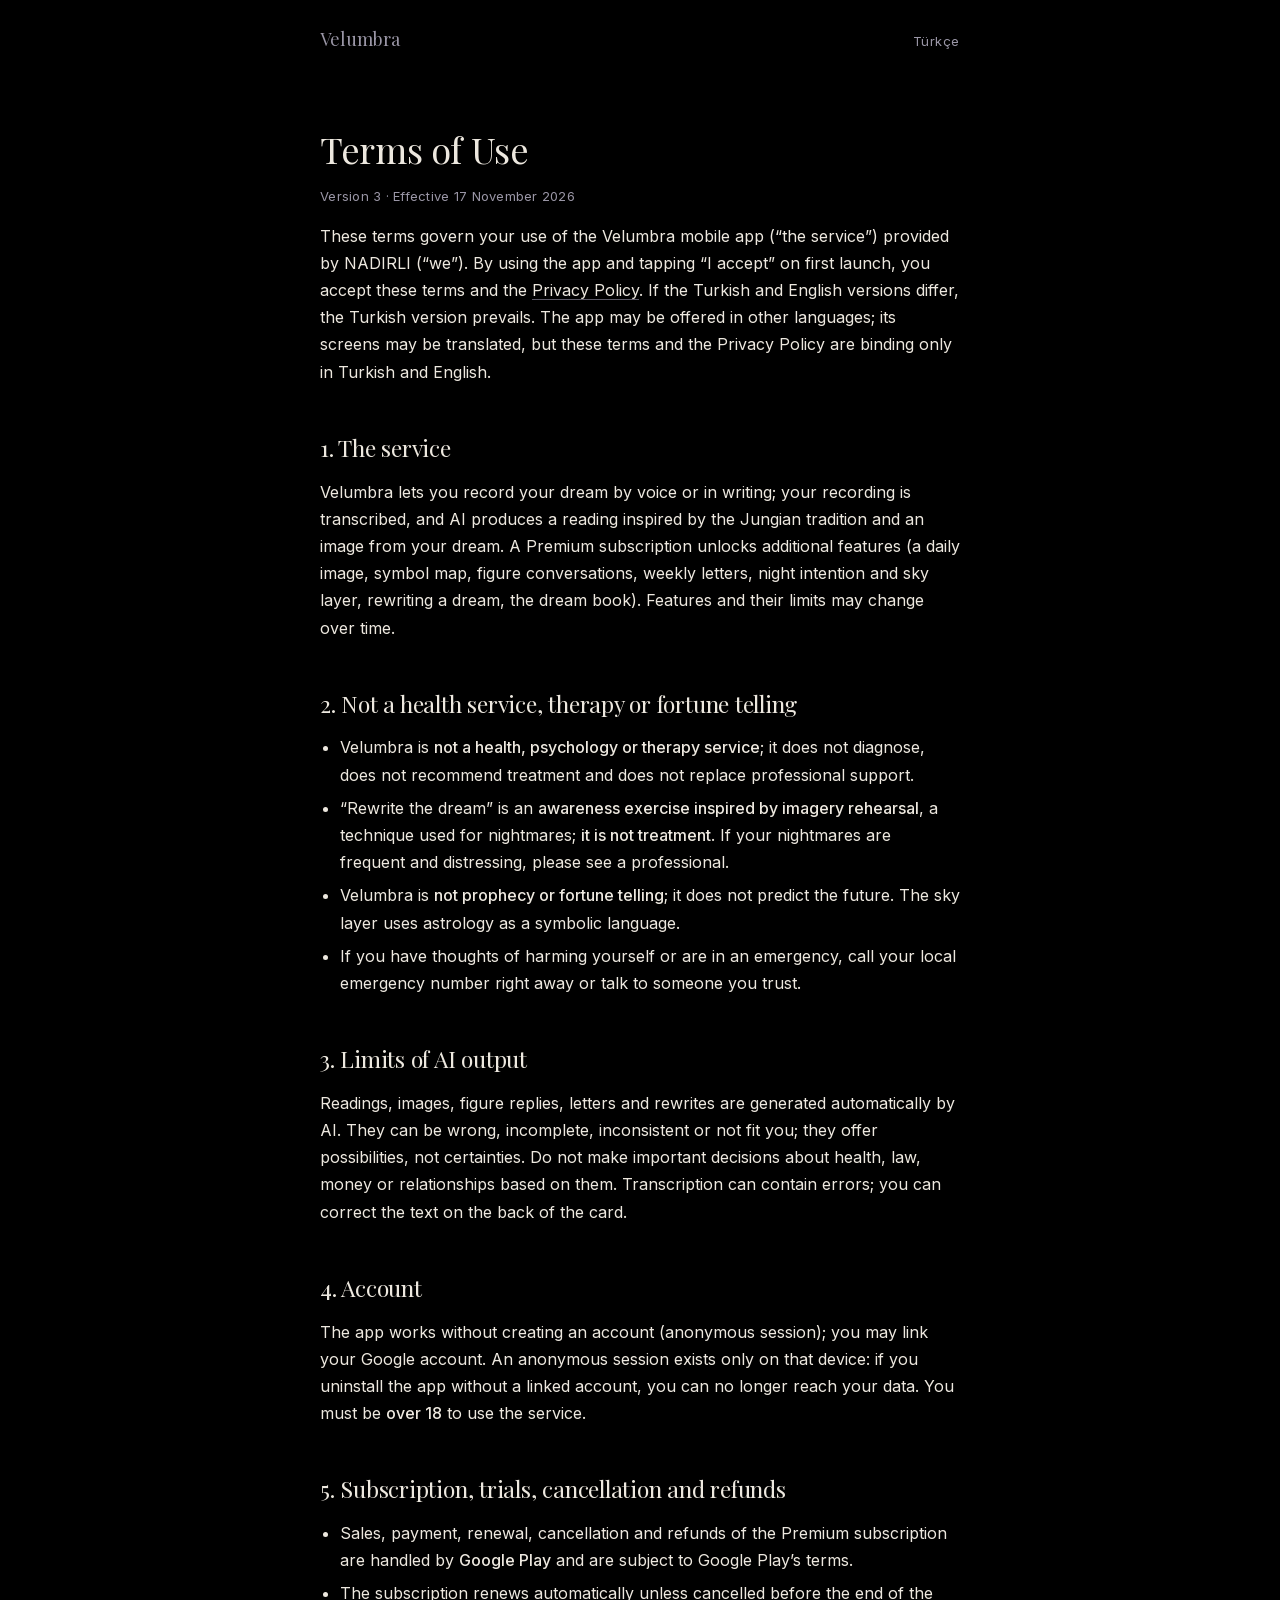
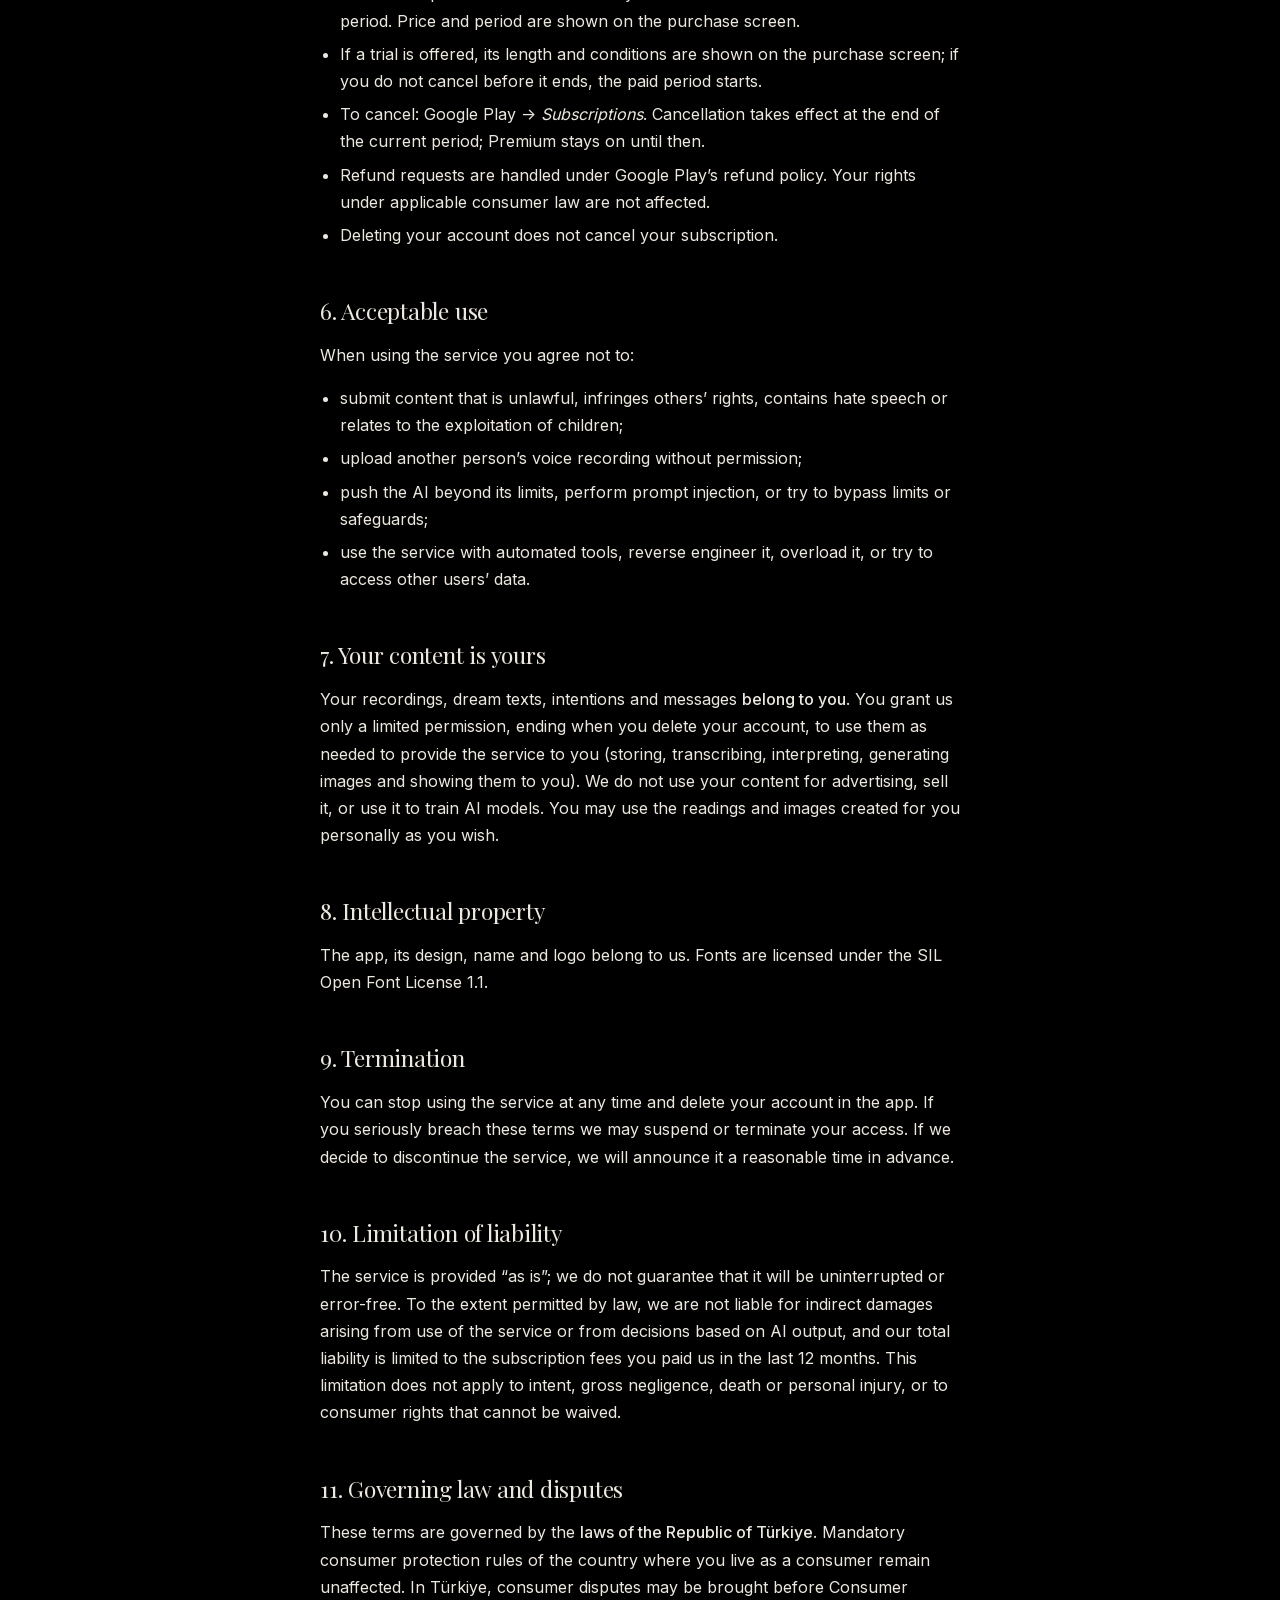
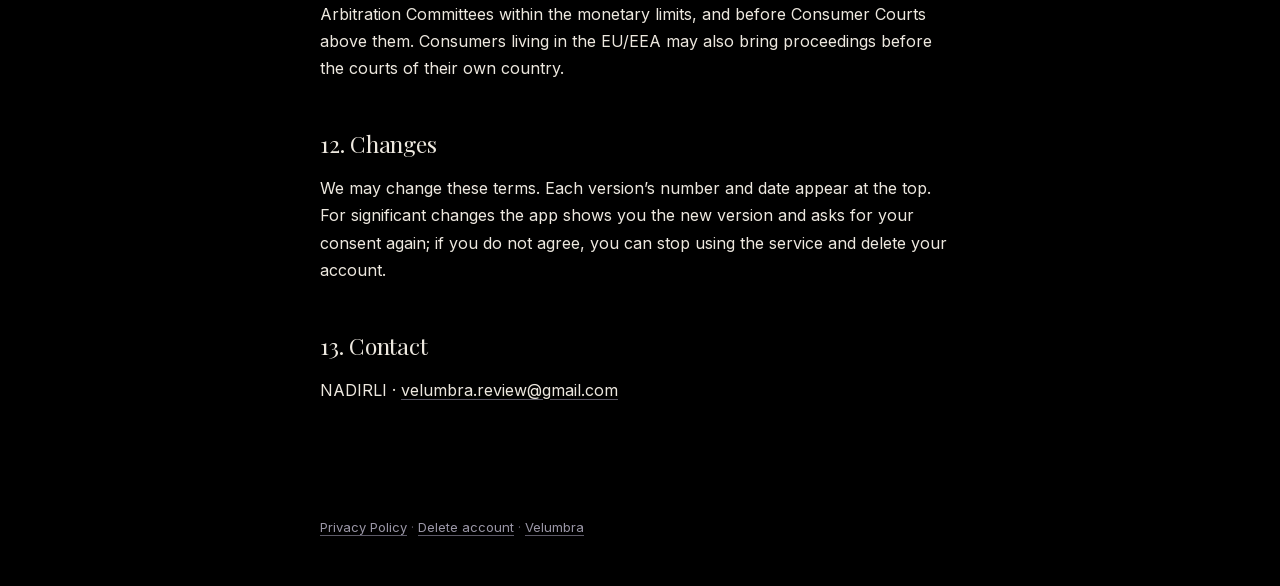
<file: en/terms.html>
<!doctype html>
<html lang="en">
<head>
<meta charset="utf-8">
<meta name="viewport" content="width=device-width, initial-scale=1">
<title>Terms of Use · Velumbra</title>
<link rel="stylesheet" href="../style.css">
<link rel="alternate" hreflang="tr" href="../terms.html">
</head>
<body>
<header class="top">
  <a class="brand" href="index.html">Velumbra</a>
  <a href="../terms.html" lang="tr">Türkçe</a>
</header>
<main>
<h1>Terms of Use</h1>
<p class="meta">Version 3 · Effective 17 November 2026</p>

<p>These terms govern your use of the Velumbra mobile app (“the service”) provided by NADIRLI (“we”). By using the app and tapping “I accept” on first launch, you accept these terms and the <a href="privacy.html">Privacy Policy</a>. If the Turkish and English versions differ, the Turkish version prevails. The app may be offered in other languages; its screens may be translated, but these terms and the Privacy Policy are binding only in Turkish and English.</p>

<h2>1. The service</h2>
<p>Velumbra lets you record your dream by voice or in writing; your recording is transcribed, and AI produces a reading inspired by the Jungian tradition and an image from your dream. A Premium subscription unlocks additional features (a daily image, symbol map, figure conversations, weekly letters, night intention and sky layer, rewriting a dream, the dream book). Features and their limits may change over time.</p>

<h2>2. Not a health service, therapy or fortune telling</h2>
<ul>
  <li>Velumbra is <strong>not a health, psychology or therapy service</strong>; it does not diagnose, does not recommend treatment and does not replace professional support.</li>
  <li>“Rewrite the dream” is an <strong>awareness exercise inspired by imagery rehearsal</strong>, a technique used for nightmares; <strong>it is not treatment</strong>. If your nightmares are frequent and distressing, please see a professional.</li>
  <li>Velumbra is <strong>not prophecy or fortune telling</strong>; it does not predict the future. The sky layer uses astrology as a symbolic language.</li>
  <li>If you have thoughts of harming yourself or are in an emergency, call your local emergency number right away or talk to someone you trust.</li>
</ul>

<h2>3. Limits of AI output</h2>
<p>Readings, images, figure replies, letters and rewrites are generated automatically by AI. They can be wrong, incomplete, inconsistent or not fit you; they offer possibilities, not certainties. Do not make important decisions about health, law, money or relationships based on them. Transcription can contain errors; you can correct the text on the back of the card.</p>

<h2>4. Account</h2>
<p>The app works without creating an account (anonymous session); you may link your Google account. An anonymous session exists only on that device: if you uninstall the app without a linked account, you can no longer reach your data. You must be <strong>over 18</strong> to use the service.</p>

<h2>5. Subscription, trials, cancellation and refunds</h2>
<ul>
  <li>Sales, payment, renewal, cancellation and refunds of the Premium subscription are handled by <strong>Google Play</strong> and are subject to Google Play’s terms.</li>
  <li>The subscription renews automatically unless cancelled before the end of the period. Price and period are shown on the purchase screen.</li>
  <li>If a trial is offered, its length and conditions are shown on the purchase screen; if you do not cancel before it ends, the paid period starts.</li>
  <li>To cancel: Google Play → <em>Subscriptions</em>. Cancellation takes effect at the end of the current period; Premium stays on until then.</li>
  <li>Refund requests are handled under Google Play’s refund policy. Your rights under applicable consumer law are not affected.</li>
  <li>Deleting your account does not cancel your subscription.</li>
</ul>

<h2>6. Acceptable use</h2>
<p>When using the service you agree not to:</p>
<ul>
  <li>submit content that is unlawful, infringes others’ rights, contains hate speech or relates to the exploitation of children;</li>
  <li>upload another person’s voice recording without permission;</li>
  <li>push the AI beyond its limits, perform prompt injection, or try to bypass limits or safeguards;</li>
  <li>use the service with automated tools, reverse engineer it, overload it, or try to access other users’ data.</li>
</ul>

<h2>7. Your content is yours</h2>
<p>Your recordings, dream texts, intentions and messages <strong>belong to you</strong>. You grant us only a limited permission, ending when you delete your account, to use them as needed to provide the service to you (storing, transcribing, interpreting, generating images and showing them to you). We do not use your content for advertising, sell it, or use it to train AI models. You may use the readings and images created for you personally as you wish.</p>

<h2>8. Intellectual property</h2>
<p>The app, its design, name and logo belong to us. Fonts are licensed under the SIL Open Font License 1.1.</p>

<h2>9. Termination</h2>
<p>You can stop using the service at any time and delete your account in the app. If you seriously breach these terms we may suspend or terminate your access. If we decide to discontinue the service, we will announce it a reasonable time in advance.</p>

<h2>10. Limitation of liability</h2>
<p>The service is provided “as is”; we do not guarantee that it will be uninterrupted or error-free. To the extent permitted by law, we are not liable for indirect damages arising from use of the service or from decisions based on AI output, and our total liability is limited to the subscription fees you paid us in the last 12 months. This limitation does not apply to intent, gross negligence, death or personal injury, or to consumer rights that cannot be waived.</p>

<h2>11. Governing law and disputes</h2>
<p>These terms are governed by the <strong>laws of the Republic of Türkiye</strong>. Mandatory consumer protection rules of the country where you live as a consumer remain unaffected. In Türkiye, consumer disputes may be brought before Consumer Arbitration Committees within the monetary limits, and before Consumer Courts above them. Consumers living in the EU/EEA may also bring proceedings before the courts of their own country.</p>

<h2>12. Changes</h2>
<p>We may change these terms. Each version’s number and date appear at the top. For significant changes the app shows you the new version and asks for your consent again; if you do not agree, you can stop using the service and delete your account.</p>

<h2>13. Contact</h2>
<p>NADIRLI · <a href="mailto:velumbra.review@gmail.com">velumbra.review@gmail.com</a></p>
</main>
<footer><a href="privacy.html">Privacy Policy</a> · <a href="delete-account.html">Delete account</a> · <a href="index.html">Velumbra</a></footer>
</body>
</html>
</file>
<file: style.css>
/* Velumbra — sessiz ve lüks. İzleyici yok, dış kaynak yok: yazı tipleri bu
   klasörde (SIL OFL 1.1). */

@font-face {
  font-family: "Playfair Display";
  src: url("fonts/PlayfairDisplay-Regular.ttf") format("truetype");
  font-weight: 400;
  font-style: normal;
  font-display: swap;
}
@font-face {
  font-family: "Playfair Display";
  src: url("fonts/PlayfairDisplay-Italic.ttf") format("truetype");
  font-weight: 400;
  font-style: italic;
  font-display: swap;
}
@font-face {
  font-family: "Inter";
  src: url("fonts/Inter-Regular.ttf") format("truetype");
  font-weight: 400;
  font-display: swap;
}
@font-face {
  font-family: "Inter";
  src: url("fonts/Inter-Medium.ttf") format("truetype");
  font-weight: 500;
  font-display: swap;
}

:root {
  --abyss: #000000;
  --moon: #ede8df;
  --mist: #9a96a6;
  --ash: #5c5967;
  --hairline: #24242e;
  --gold: #c9a86a;
  color-scheme: dark;
}

* { box-sizing: border-box; }

html { -webkit-text-size-adjust: 100%; }

body {
  margin: 0;
  background: var(--abyss);
  color: var(--moon);
  font-family: "Inter", system-ui, -apple-system, "Segoe UI", sans-serif;
  font-size: 16px;
  line-height: 1.7;
}

main {
  max-width: 680px;
  margin: 0 auto;
  padding: 40px 20px 96px;
}

header.top {
  display: flex;
  justify-content: space-between;
  align-items: baseline;
  max-width: 680px;
  margin: 0 auto;
  padding: 24px 20px 0;
  font-size: 13px;
  letter-spacing: 0.04em;
}

header.top a { color: var(--mist); text-decoration: none; }
header.top a:hover, header.top a:focus { color: var(--moon); }
.brand { font-family: "Playfair Display", Georgia, serif; font-size: 18px; letter-spacing: 0; }

h1, h2, h3 {
  font-family: "Playfair Display", Georgia, serif;
  font-weight: 400;
  line-height: 1.25;
  letter-spacing: -0.01em;
}
h1 { font-size: 36px; margin: 32px 0 8px; }
h2 { font-size: 23px; margin: 48px 0 12px; }
h3 { font-size: 18px; margin: 28px 0 8px; }

p, li { color: var(--moon); }
.muted, .meta { color: var(--mist); }
.meta { font-size: 13px; letter-spacing: 0.02em; }

a { color: var(--moon); text-decoration-color: var(--ash); text-underline-offset: 3px; }
a:hover, a:focus { text-decoration-color: var(--moon); }

ul { padding-left: 20px; }
li { margin: 6px 0; }

strong { font-weight: 500; }

hr { border: 0; border-top: 1px solid var(--hairline); margin: 48px 0; }

table {
  width: 100%;
  border-collapse: collapse;
  font-size: 14px;
  margin: 12px 0 8px;
}
th, td {
  text-align: left;
  vertical-align: top;
  padding: 10px 8px 10px 0;
  border-bottom: 1px solid var(--hairline);
}
th { color: var(--mist); font-weight: 500; font-size: 12px; letter-spacing: 0.08em; text-transform: uppercase; }

.note {
  border-left: 1px solid var(--gold);
  padding: 4px 0 4px 16px;
  color: var(--mist);
  margin: 24px 0;
}

footer {
  max-width: 680px;
  margin: 0 auto;
  padding: 0 20px 48px;
  color: var(--ash);
  font-size: 13px;
}
footer a { color: var(--mist); }

/* Ana sayfa */
.hero {
  min-height: 72vh;
  display: flex;
  flex-direction: column;
  align-items: center;
  justify-content: center;
  text-align: center;
}
.eclipse {
  width: 132px;
  height: 132px;
  border-radius: 50%;
  border: 1px solid var(--moon);
  background: var(--abyss);
  box-shadow: 0 0 28px 6px rgba(237, 232, 223, 0.12);
  margin-bottom: 40px;
}
.hero h1 { font-size: 44px; margin: 0; }
.hero .tagline {
  font-family: "Playfair Display", Georgia, serif;
  font-style: italic;
  color: var(--mist);
  font-size: 20px;
  margin: 12px 0 40px;
}
.store {
  display: inline-block;
  border: 1px solid var(--hairline);
  border-radius: 28px;
  padding: 14px 28px;
  color: var(--moon);
  text-decoration: none;
  font-size: 15px;
}
.links { margin-top: 48px; font-size: 14px; }
.links a { color: var(--mist); margin: 0 10px; text-decoration: none; }
.links a:hover { color: var(--moon); }
</file>
